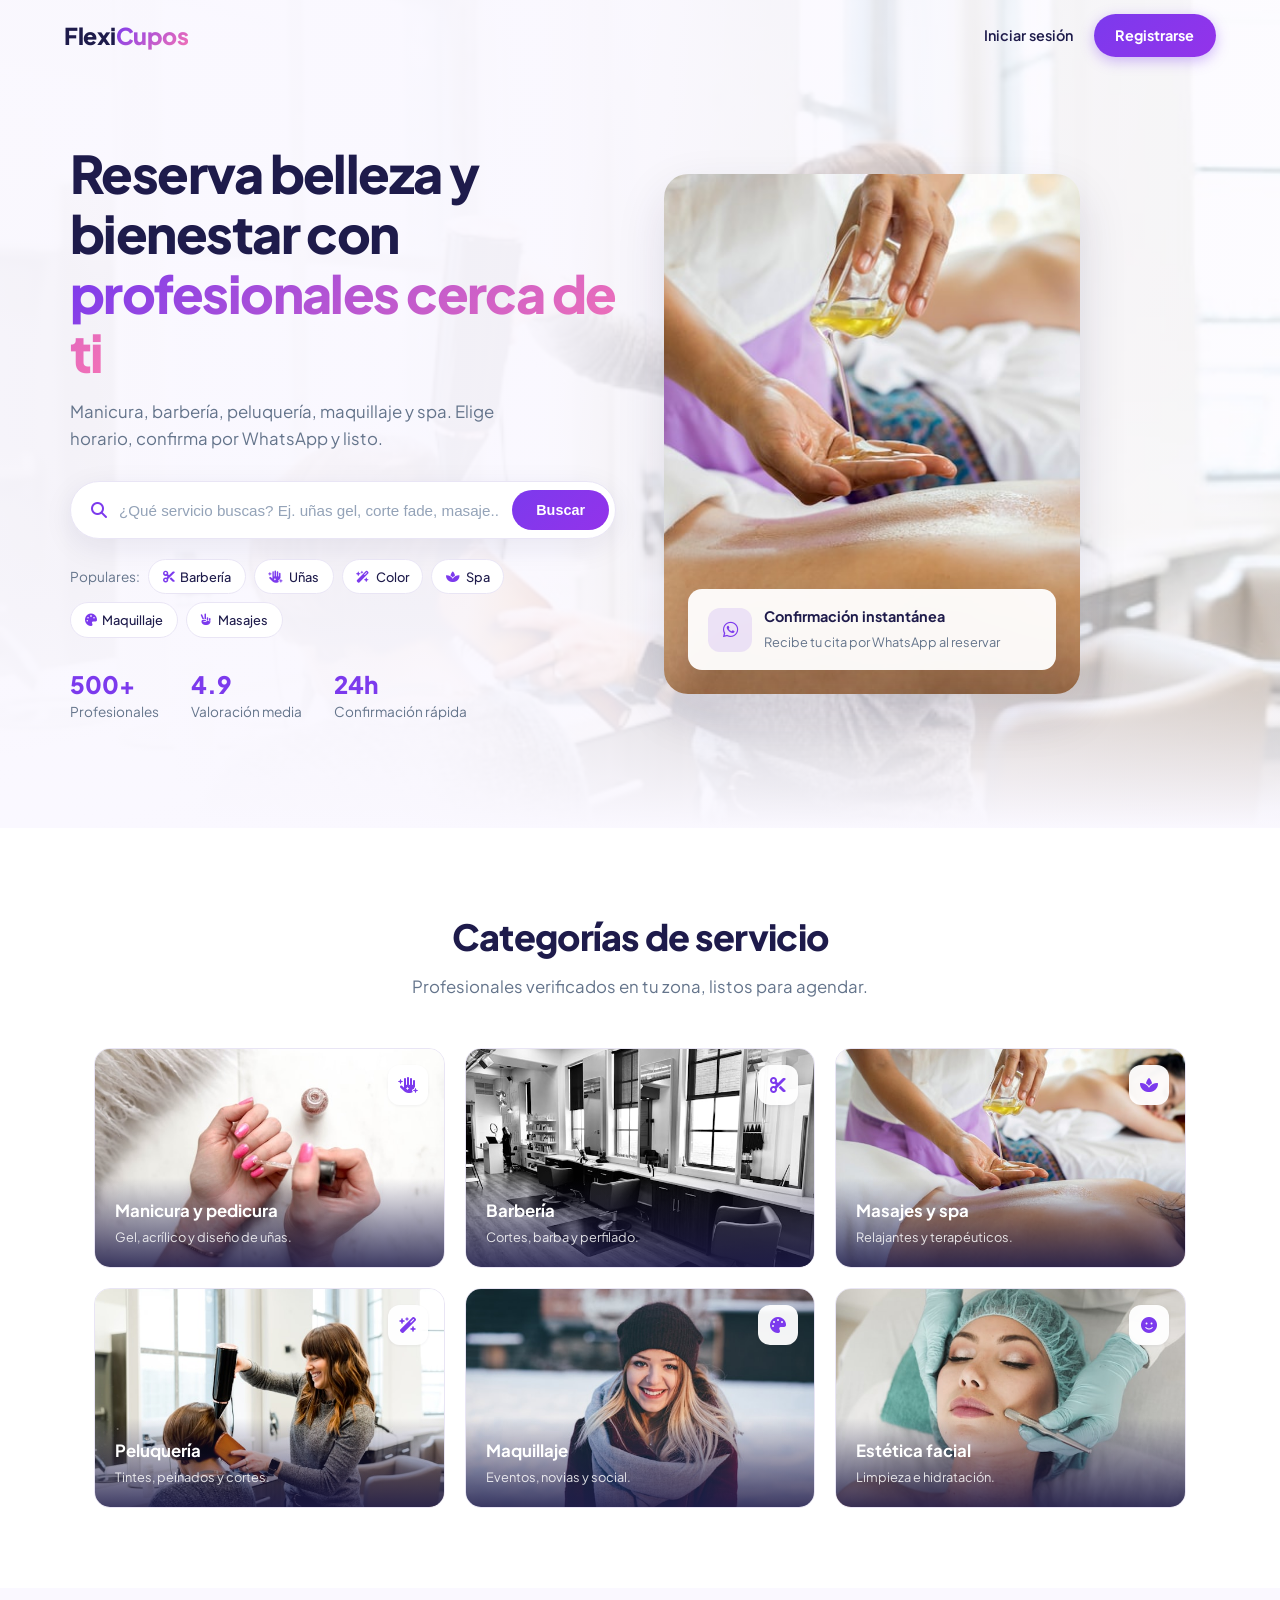
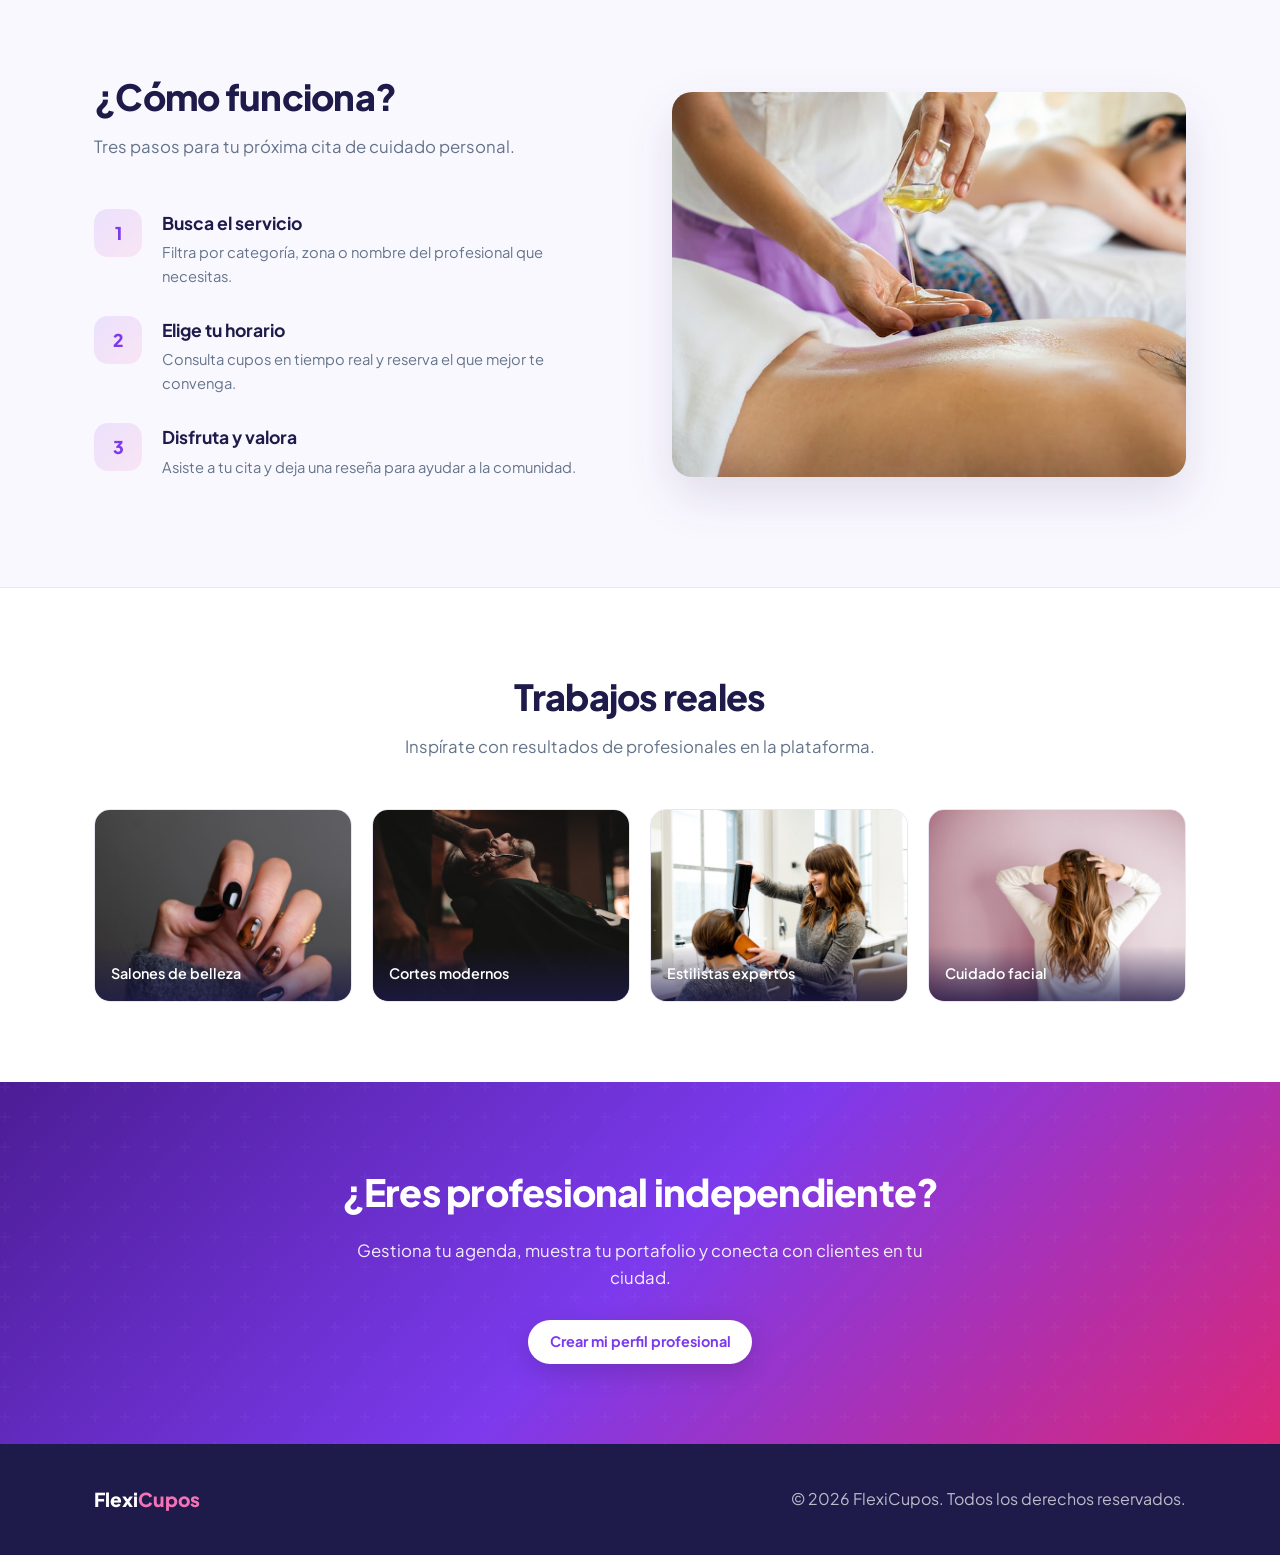
<file: index.html>
<!DOCTYPE html>
<html lang="es">
<head>
    <meta charset="UTF-8">
    <meta name="viewport" content="width=device-width, initial-scale=1.0">
    <title>FlexiCupos - Servicios Profesionales On-Demand</title>
    <meta name="description" content="Plataforma premium para reservar servicios de manicuristas, estilistas, masajistas y profesionales independientes.">
    <link href="https://fonts.googleapis.com/css2?family=Plus+Jakarta+Sans:wght@400;500;600;700;800&display=swap" rel="stylesheet">
    <link rel="stylesheet" href="css/style.css">
    <link rel="stylesheet" href="https://cdnjs.cloudflare.com/ajax/libs/font-awesome/6.4.0/css/all.min.css">
</head>
<body class="landing-body">

    <nav class="navbar transparent-nav" id="main-nav">
        <a href="index.html" class="logo">Flexi<span>Cupos</span></a>
        <div class="nav-links" id="nav-menu">
            <!-- Guest state -->
            <div id="nav-guest">
                <a href="login.html" class="nav-link-item">Iniciar sesión</a>
                <a href="register.html" class="btn-primary">Registrarse</a>
            </div>
            <!-- Logged-in state (hidden by default) -->
            <div id="nav-user" style="display: none;">
                <div class="user-dropdown">
                    <button class="user-dropdown-btn" id="user-dropdown-btn">
                        <span class="user-avatar"><i class="fa-solid fa-user"></i></span>
                        <span id="nav-user-name">Usuario</span>
                        <i class="fa-solid fa-chevron-down dropdown-arrow"></i>
                    </button>
                    <div class="user-dropdown-menu" id="user-dropdown-menu">
                        <a href="#" id="dropdown-dashboard" class="dropdown-item">
                            <i class="fa-solid fa-gauge-high"></i> Mi panel
                        </a>
                        <div class="dropdown-divider"></div>
                        <a href="#" id="dropdown-cerrar-sesion" class="dropdown-item dropdown-danger">
                            <i class="fa-solid fa-right-from-bracket"></i> Cerrar sesión
                        </a>
                    </div>
                </div>
            </div>
        </div>
    </nav>

    <header class="hero-search-section" id="hero-section">
        <div class="hero-bg" aria-hidden="true">
            <img src="img/gallery3.jpg" alt="">
        </div>
        <div class="hero-inner">
            <div class="hero-copy">
                <div id="hero-text-content">
                    <h1 class="animate-fade-up">
                        Reserva belleza y bienestar con <em>profesionales cerca de ti</em>
                    </h1>
                    <p class="animate-fade-up delay-1">
                        Manicura, barbería, peluquería, maquillaje y spa. Elige horario, confirma por WhatsApp y listo.
                    </p>
                </div>

                <div class="search-box animate-fade-up delay-2">
                    <i class="fa-solid fa-magnifying-glass location-icon"></i>
                    <input type="text" id="search-input" placeholder="¿Qué servicio buscas? Ej. uñas gel, corte fade, masaje..." class="search-input">
                    <button type="button" id="search-btn" class="search-btn">Buscar</button>
                </div>

                <div class="trending-searches animate-fade-up delay-3">
                    <span>Populares:</span>
                    <span class="badge" data-categoria="barberia"><i class="fa-solid fa-scissors"></i> Barbería</span>
                    <span class="badge" data-categoria="unias"><i class="fa-solid fa-hand-sparkles"></i> Uñas</span>
                    <span class="badge" data-categoria="color"><i class="fa-solid fa-wand-magic-sparkles"></i> Color</span>
                    <span class="badge" data-categoria="spa"><i class="fa-solid fa-spa"></i> Spa</span>
                    <span class="badge" data-categoria="maquillaje"><i class="fa-solid fa-palette"></i> Maquillaje</span>
                    <span class="badge" data-categoria="masajes"><i class="fa-solid fa-hand-peace"></i> Masajes</span>
                </div>

                <div class="hero-stats animate-fade-up delay-3" id="hero-stats-row">
                    <div class="hero-stat">
                        <strong>500+</strong>
                        <span>Profesionales</span>
                    </div>
                    <div class="hero-stat">
                        <strong>4.9</strong>
                        <span>Valoración media</span>
                    </div>
                    <div class="hero-stat">
                        <strong>24h</strong>
                        <span>Confirmación rápida</span>
                    </div>
                </div>
            </div>

            <div class="hero-visual animate-fade-up delay-2" id="hero-visual-col">
                <div class="hero-card-stack">
                    <img src="img/how_it_works.jpg" alt="Servicios de belleza en FlexiCupos">
                    <div class="hero-floating-badge">
                        <div class="icon"><i class="fa-brands fa-whatsapp"></i></div>
                        <div>
                            <strong>Confirmación instantánea</strong>
                            <span>Recibe tu cita por WhatsApp al reservar</span>
                        </div>
                    </div>
                </div>
            </div>
        </div>
    </header>

    <!-- Resultados de búsqueda (oculto hasta que se busque) -->
    <section class="search-results-section section-block" id="search-results" style="display: none;">
        <div class="container">
            <div class="section-header">
                <h2 class="section-title" id="results-title">Resultados</h2>
                <p class="section-subtitle" id="results-count">0 profesionales encontrados</p>
            </div>
            <div id="results-grid" class="professional-grid">
                <!-- Results injected by JS -->
            </div>
            <div id="results-pagination" class="pagination"></div>
        </div>
    </section>

    <div id="marketing-sections">

    <section class="categories-section section-block" id="categories-section">
        <div class="container">
            <div class="section-header">
                <h2 class="section-title">Categorías de servicio</h2>
                <p class="section-subtitle">Profesionales verificados en tu zona, listos para agendar.</p>
            </div>

            <div class="categories-grid">
                <div class="category-card">
                    <span class="cat-icon"><i class="fa-solid fa-hand-sparkles"></i></span>
                    <img src="img/cat_manicura.jpg" alt="Manicura y Pedicura">
                    <div class="category-info">
                        <h3>Manicura y pedicura</h3>
                        <p>Gel, acrílico y diseño de uñas.</p>
                    </div>
                </div>
                <div class="category-card">
                    <span class="cat-icon"><i class="fa-solid fa-scissors"></i></span>
                    <img src="img/cat_barberia.jpg" alt="Barbería">
                    <div class="category-info">
                        <h3>Barbería</h3>
                        <p>Cortes, barba y perfilado.</p>
                    </div>
                </div>
                <div class="category-card">
                    <span class="cat-icon"><i class="fa-solid fa-spa"></i></span>
                    <img src="img/cat_masajes.jpg" alt="Masajes">
                    <div class="category-info">
                        <h3>Masajes y spa</h3>
                        <p>Relajantes y terapéuticos.</p>
                    </div>
                </div>
                <div class="category-card">
                    <span class="cat-icon"><i class="fa-solid fa-wand-magic-sparkles"></i></span>
                    <img src="img/cat_peluqueria.jpg" alt="Peluquería">
                    <div class="category-info">
                        <h3>Peluquería</h3>
                        <p>Tintes, peinados y cortes.</p>
                    </div>
                </div>
                <div class="category-card">
                    <span class="cat-icon"><i class="fa-solid fa-palette"></i></span>
                    <img src="img/cat_maquillaje.jpg" alt="Maquillaje">
                    <div class="category-info">
                        <h3>Maquillaje</h3>
                        <p>Eventos, novias y social.</p>
                    </div>
                </div>
                <div class="category-card">
                    <span class="cat-icon"><i class="fa-solid fa-face-smile"></i></span>
                    <img src="img/cat_facial.jpg" alt="Estética facial">
                    <div class="category-info">
                        <h3>Estética facial</h3>
                        <p>Limpieza e hidratación.</p>
                    </div>
                </div>
            </div>
        </div>
    </section>

    <section class="how-it-works section-block">
        <div class="container how-it-works-split">
            <div class="steps-text">
                <div class="section-header text-left">
                    <h2 class="section-title">¿Cómo funciona?</h2>
                    <p class="section-subtitle">Tres pasos para tu próxima cita de cuidado personal.</p>
                </div>

                <div class="step-item">
                    <div class="step-number">1</div>
                    <div class="step-info">
                        <h3>Busca el servicio</h3>
                        <p>Filtra por categoría, zona o nombre del profesional que necesitas.</p>
                    </div>
                </div>
                <div class="step-item">
                    <div class="step-number">2</div>
                    <div class="step-info">
                        <h3>Elige tu horario</h3>
                        <p>Consulta cupos en tiempo real y reserva el que mejor te convenga.</p>
                    </div>
                </div>
                <div class="step-item">
                    <div class="step-number">3</div>
                    <div class="step-info">
                        <h3>Disfruta y valora</h3>
                        <p>Asiste a tu cita y deja una reseña para ayudar a la comunidad.</p>
                    </div>
                </div>
            </div>
            <div class="steps-image-container">
                <img src="img/how_it_works.jpg" alt="Experiencia FlexiCupos" class="steps-img">
            </div>
        </div>
    </section>

    <section class="inspiration-gallery section-block">
        <div class="container">
            <div class="section-header">
                <h2 class="section-title">Trabajos reales</h2>
                <p class="section-subtitle">Inspírate con resultados de profesionales en la plataforma.</p>
            </div>

            <div class="gallery-grid">
                <div class="gallery-item">
                    <img src="img/gallery1.jpg" alt="Manicura">
                    <div class="gallery-overlay-text">Salones de belleza</div>
                </div>
                <div class="gallery-item">
                    <img src="img/gallery2.jpg" alt="Barbería">
                    <div class="gallery-overlay-text">Cortes modernos</div>
                </div>
                <div class="gallery-item">
                    <img src="img/gallery3.jpg" alt="Estilismo">
                    <div class="gallery-overlay-text">Estilistas expertos</div>
                </div>
                <div class="gallery-item">
                    <img src="img/gallery4.jpg" alt="Facial">
                    <div class="gallery-overlay-text">Cuidado facial</div>
                </div>
            </div>
        </div>
    </section>

    <section class="cta-provider">
        <div class="cta-content">
            <h2>¿Eres profesional independiente?</h2>
            <p>Gestiona tu agenda, muestra tu portafolio y conecta con clientes en tu ciudad.</p>
            <a href="register.html" class="btn-primary">Crear mi perfil profesional</a>
        </div>
    </section>

    <footer class="main-footer">
        <div class="container footer-inner">
            <div class="footer-brand">Flexi<span>Cupos</span></div>
            <p>&copy; 2026 FlexiCupos. Todos los derechos reservados.</p>
        </div>
    </footer>

    </div><!-- /#marketing-sections -->

    <!-- Modal de detalle del profesional -->
    <div class="modal-overlay" id="profesional-modal">
        <div class="modal-content modal-lg">
            <button class="modal-close" id="modal-close"><i class="fa-solid fa-xmark"></i></button>
            <div id="modal-body">
                <!-- Injected by JS -->
            </div>
        </div>
    </div>

    <script src="js/app.js"></script>
</body>
</html>
</file>
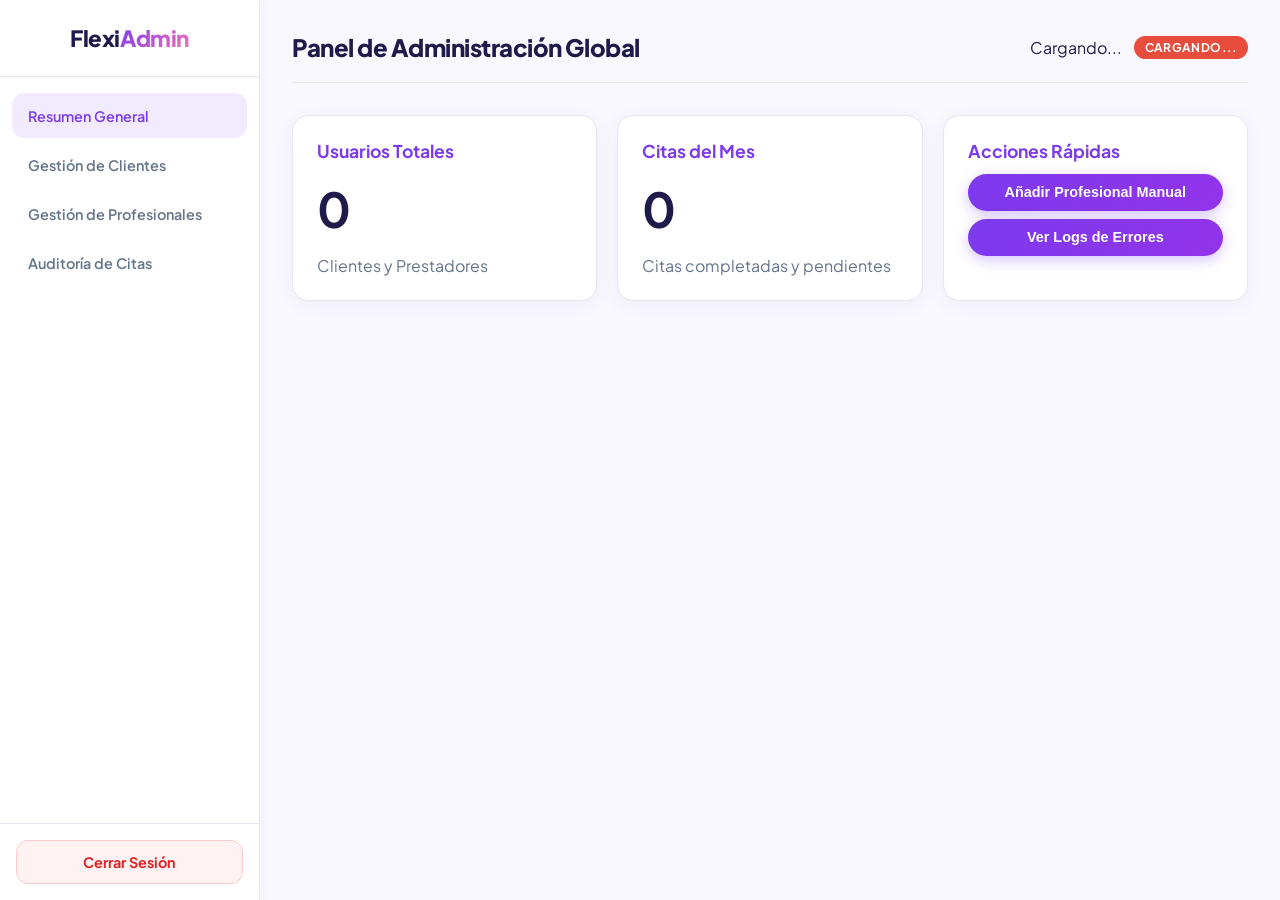
<file: dashboard_admin.html>
<!DOCTYPE html>
<html lang="es">
<head>
    <meta charset="UTF-8">
    <meta name="viewport" content="width=device-width, initial-scale=1.0">
    <title>Panel de Administración - FlexiCupos</title>
    <link href="https://fonts.googleapis.com/css2?family=Plus+Jakarta+Sans:wght@400;500;600;700;800&display=swap" rel="stylesheet">
    <link rel="stylesheet" href="css/dashboard.css">
</head>
<body>

    <!-- Sidebar -->
    <aside class="sidebar" id="sidebar">
        <div class="sidebar-header">
            Flexi<span>Admin</span>
        </div>
        <ul class="sidebar-menu">
            <li><a href="#" class="active">Resumen General</a></li>
            <li><a href="#">Gestión de Clientes</a></li>
            <li><a href="#">Gestión de Profesionales</a></li>
            <li><a href="#">Auditoría de Citas</a></li>
        </ul>
        <div class="sidebar-footer">
            <a href="#" id="logout-btn" class="logout-btn">Cerrar Sesión</a>
        </div>
    </aside>

    <!-- Contenido Principal -->
    <main class="main-content">
        <header class="topbar">
            <h2>Panel de Administración Global</h2>
            <div class="user-info">
                <span id="user-name">Cargando...</span>
                <span class="role-badge" id="user-role" style="background:#e74c3c;">Cargando...</span>
            </div>
        </header>

        <section class="dashboard-grid">
            <div class="card">
                <h3>Usuarios Totales</h3>
                <h1 style="font-size: 3rem; margin: 1rem 0; color: var(--dash-text);">0</h1>
                <p style="color: var(--dash-text-muted);">Clientes y Prestadores</p>
            </div>
            
            <div class="card">
                <h3>Citas del Mes</h3>
                <h1 style="font-size: 3rem; margin: 1rem 0; color: var(--dash-text);">0</h1>
                <p style="color: var(--dash-text-muted);">Citas completadas y pendientes</p>
            </div>
            
            <div class="card">
                <h3>Acciones Rápidas</h3>
                <button class="btn-primary" style="width: 100%; margin-bottom: 0.5rem; background-color: #3498db;">Añadir Profesional Manual</button>
                <button class="btn-primary" style="width: 100%; background-color: #9b59b6;">Ver Logs de Errores</button>
            </div>
        </section>
    </main>

    <script src="js/dashboard.js"></script>
</body>
</html>
</file>
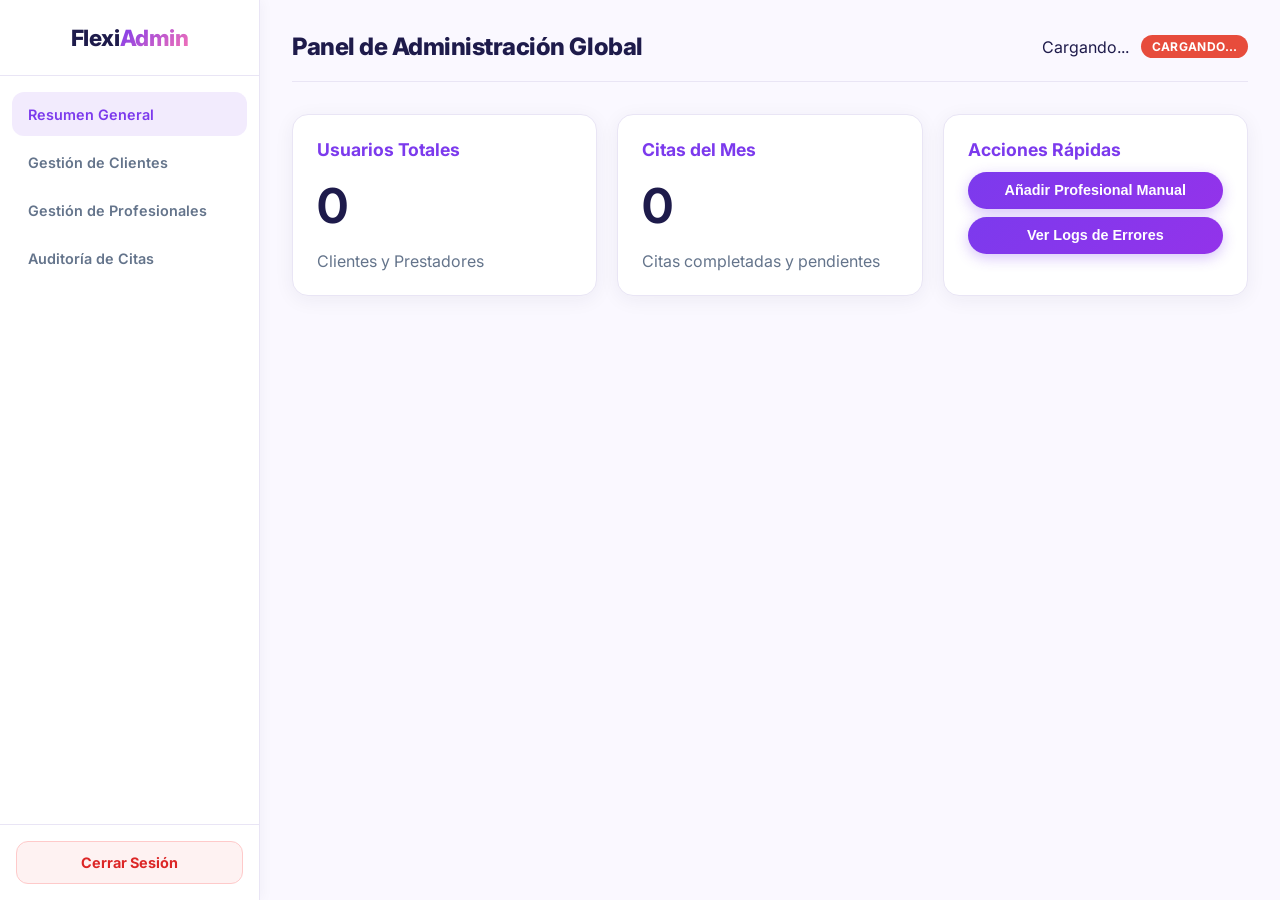
<file: dashboard_admin_jv.html>
<!DOCTYPE html>
<html lang="es">
<head>
    <meta charset="UTF-8">
    <meta name="viewport" content="width=device-width, initial-scale=1.0">
    <title>Panel de Administración - FlexiCupos</title>
    <link href="https://fonts.googleapis.com/css2?family=Inter:wght@300;400;500;600;800&display=swap" rel="stylesheet">
    <link rel="stylesheet" href="css/dashboard.css">
</head>
<body>

    <!-- Sidebar -->
    <aside class="sidebar" id="sidebar">
        <div class="sidebar-header">
            Flexi<span>Admin</span>
        </div>
        <ul class="sidebar-menu">
            <li><a href="#" class="active">Resumen General</a></li>
            <li><a href="#">Gestión de Clientes</a></li>
            <li><a href="#">Gestión de Profesionales</a></li>
            <li><a href="#">Auditoría de Citas</a></li>
        </ul>
        <div class="sidebar-footer">
            <a href="#" id="logout-btn" class="logout-btn">Cerrar Sesión</a>
        </div>
    </aside>

    <!-- Contenido Principal -->
    <main class="main-content">
        <header class="topbar">
            <h2>Panel de Administración Global</h2>
            <div class="user-info">
                <span id="user-name">Cargando...</span>
                <span class="role-badge" id="user-role" style="background:#e74c3c;">Cargando...</span>
            </div>
        </header>

        <section class="dashboard-grid">
            <div class="card">
                <h3>Usuarios Totales</h3>
                <h1 style="font-size: 3rem; margin: 1rem 0; color: var(--dash-text);">0</h1>
                <p style="color: var(--dash-text-muted);">Clientes y Prestadores</p>
            </div>
            
            <div class="card">
                <h3>Citas del Mes</h3>
                <h1 style="font-size: 3rem; margin: 1rem 0; color: var(--dash-text);">0</h1>
                <p style="color: var(--dash-text-muted);">Citas completadas y pendientes</p>
            </div>
            
            <div class="card">
                <h3>Acciones Rápidas</h3>
                <button class="btn-primary" style="width: 100%; margin-bottom: 0.5rem; background-color: #3498db;">Añadir Profesional Manual</button>
                <button class="btn-primary" style="width: 100%; background-color: #9b59b6;">Ver Logs de Errores</button>
            </div>
        </section>
    </main>

    <script src="js/dashboard.js"></script>
</body>
</html>
</file>
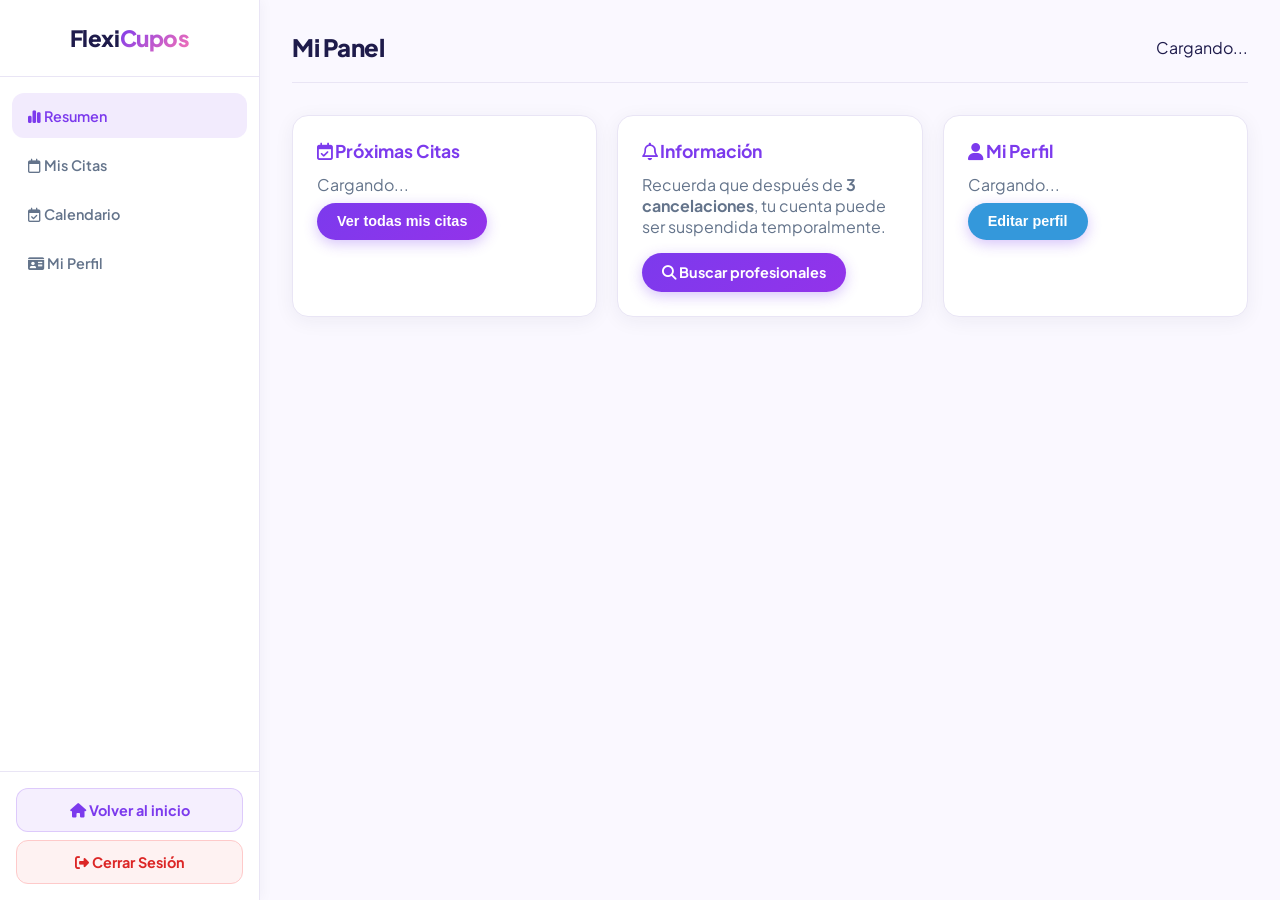
<file: dashboard_cliente.html>
<!DOCTYPE html>
<html lang="es">
<head>
    <meta charset="UTF-8">
    <meta name="viewport" content="width=device-width, initial-scale=1.0">
    <title>Mi Panel - FlexiCupos</title>
    <link href="https://fonts.googleapis.com/css2?family=Plus+Jakarta+Sans:wght@400;500;600;700;800&display=swap" rel="stylesheet">
    <link rel="stylesheet" href="css/dashboard.css">
    <link rel="stylesheet" href="https://cdnjs.cloudflare.com/ajax/libs/font-awesome/6.4.0/css/all.min.css">
</head>
<body>
    <!-- Sidebar -->
    <aside class="sidebar" id="sidebar">
        <div class="sidebar-header">
            Flexi<span>Cupos</span>
        </div>
        <ul class="sidebar-menu">
            <li><a href="#" class="active" data-section="resumen"><i class="fa-solid fa-chart-simple"></i> Resumen</a></li>
            <li><a href="#" data-section="citas"><i class="fa-regular fa-calendar"></i> Mis Citas</a></li>
            <li><a href="#" data-section="calendario"><i class="fa-regular fa-calendar-check"></i> Calendario</a></li>
            <li><a href="#" data-section="perfil"><i class="fa-solid fa-id-card"></i> Mi Perfil</a></li>
        </ul>
        <div class="sidebar-footer">
            <a href="index.html" class="sidebar-home-link"><i class="fa-solid fa-house"></i> Volver al inicio</a>
            <a href="#" id="logout-btn" class="logout-btn"><i class="fa-solid fa-right-from-bracket"></i> Cerrar Sesión</a>
        </div>
    </aside>

    <!-- Contenido Principal -->
    <main class="main-content">
        <header class="topbar">
            <h2>Mi Panel</h2>
            <div class="user-info">
                <span id="user-name">Cargando...</span>
            </div>
        </header>

        <!-- ============================================================ -->
        <!-- SECCIÓN: Resumen -->
        <!-- ============================================================ -->
        <section class="dashboard-section" id="section-resumen">
            <div class="dashboard-grid">
                <div class="card">
                    <h3><i class="fa-regular fa-calendar-check"></i> Próximas Citas</h3>
                    <div id="resumen-citas">
                        <p style="color: var(--dash-text-muted);">Cargando...</p>
                    </div>
                    <button class="btn-primary" onclick="showSection('citas')" style="margin-top: 0.5rem;">Ver todas mis citas</button>
                </div>
                <div class="card">
                    <h3><i class="fa-regular fa-bell"></i> Información</h3>
                    <p style="color: var(--dash-text-muted); margin-bottom: 1rem;">
                        Recuerda que después de <strong>3 cancelaciones</strong>, tu cuenta puede ser suspendida temporalmente.
                    </p>
                    <a href="index.html" class="btn-primary" style="display: inline-block;"><i class="fa-solid fa-magnifying-glass"></i> Buscar profesionales</a>
                </div>
                <div class="card">
                    <h3><i class="fa-solid fa-user"></i> Mi Perfil</h3>
                    <div id="resumen-perfil">
                        <p style="color: var(--dash-text-muted);">Cargando...</p>
                    </div>
                    <button class="btn-primary" onclick="showSection('perfil')" style="margin-top: 0.5rem; background: #3498db;">Editar perfil</button>
                </div>
            </div>
        </section>

        <!-- ============================================================ -->
        <!-- SECCIÓN: Mis Citas -->
        <!-- ============================================================ -->
        <section class="dashboard-section" id="section-citas" style="display: none;">
            <div class="card" style="max-width: 800px;">
                <h3><i class="fa-regular fa-calendar"></i> Mis Citas</h3>
                <div class="tabs" style="margin-bottom: 1rem;">
                    <div class="tab active" data-citas-tab="proximas">Próximas</div>
                    <div class="tab" data-citas-tab="historial">Historial</div>
                </div>
                <div id="citas-lista">
                    <p style="color: var(--dash-text-muted);">Cargando...</p>
                </div>
            </div>
        </section>

        <!-- ============================================================ -->
        <!-- SECCIÓN: Calendario -->
        <!-- ============================================================ -->
        <section class="dashboard-section" id="section-calendario" style="display: none;">
            <div class="card" style="max-width: 600px;">
                <h3><i class="fa-regular fa-calendar-check"></i> Calendario de Citas</h3>
                <div id="calendario-mini">
                    <p style="color: var(--dash-text-muted);">Selecciona un día para ver tus citas.</p>
                </div>
                <div id="citas-del-dia" style="margin-top: 1rem;"></div>
            </div>
        </section>

        <!-- ============================================================ -->
        <!-- SECCIÓN: Mi Perfil -->
        <!-- ============================================================ -->
        <section class="dashboard-section" id="section-perfil" style="display: none;">
            <div class="card" style="max-width: 600px;">
                <h3><i class="fa-solid fa-id-card"></i> Mi Perfil</h3>
                <form id="perfil-cliente-form">
                    <div class="form-group">
                        <label>Nombre completo</label>
                        <input type="text" name="nombre" id="cli-perfil-nombre" required>
                    </div>
                    <div class="form-group">
                        <label>Correo electrónico</label>
                        <input type="email" id="cli-perfil-correo" disabled style="background: #f0f0f0;">
                    </div>
                    <div class="form-group">
                        <label>Teléfono (WhatsApp)</label>
                        <input type="text" name="telefono" id="cli-perfil-telefono" required>
                    </div>
                    <div class="form-group">
                        <label>Ubicación / Ciudad</label>
                        <input type="text" name="ubicacion" id="cli-perfil-ubicacion">
                    </div>
                    <button type="submit" class="btn-primary">Guardar Cambios</button>
                </form>

                <hr style="margin: 2rem 0;">
                <h4 style="color: #e74c3c;">Zona de Peligro</h4>
                <p style="color: var(--dash-text-muted); font-size: 0.85rem; margin-bottom: 0.5rem;">
                    Al desactivar tu cuenta no podrás iniciar sesión. Tus datos no se eliminan.
                </p>
                <button class="btn-primary" id="btn-desactivar-cuenta" style="background: #e74c3c; box-shadow: 0 4px 14px rgba(231, 76, 60, 0.3);">
                    <i class="fa-solid fa-triangle-exclamation"></i> Desactivar mi cuenta
                </button>
            </div>
        </section>
    </main>

    <!-- Modal de Confirmación -->
    <div class="modal-overlay" id="modal-confirm">
        <div class="modal-content">
            <h3 id="modal-title">Confirmar</h3>
            <p id="modal-message"></p>
            <div class="modal-actions">
                <button class="btn-outline" id="modal-cancel">Cancelar</button>
                <button class="btn-primary" id="modal-confirm-btn">Confirmar</button>
            </div>
        </div>
    </div>

    <!-- Modal de Notificación -->
    <div class="modal-overlay notif-modal" id="notif-modal">
        <div class="modal-content" style="text-align: center; max-width: 380px;">
            <i id="notif-icon" class="fa-regular fa-circle-check notif-icon success" style="font-size: 3rem; margin-bottom: 0.75rem;"></i>
            <h3 id="notif-title" style="margin-bottom: 0.5rem;">Operación exitosa</h3>
            <p id="notif-message" style="color: var(--dash-text-muted); margin-bottom: 1.25rem;"></p>
            <button class="btn-primary">Entendido</button>
        </div>
    </div>

    <script src="js/dashboard.js"></script>
    <script src="js/cliente-dashboard.js"></script>
</body>
</html>
</file>
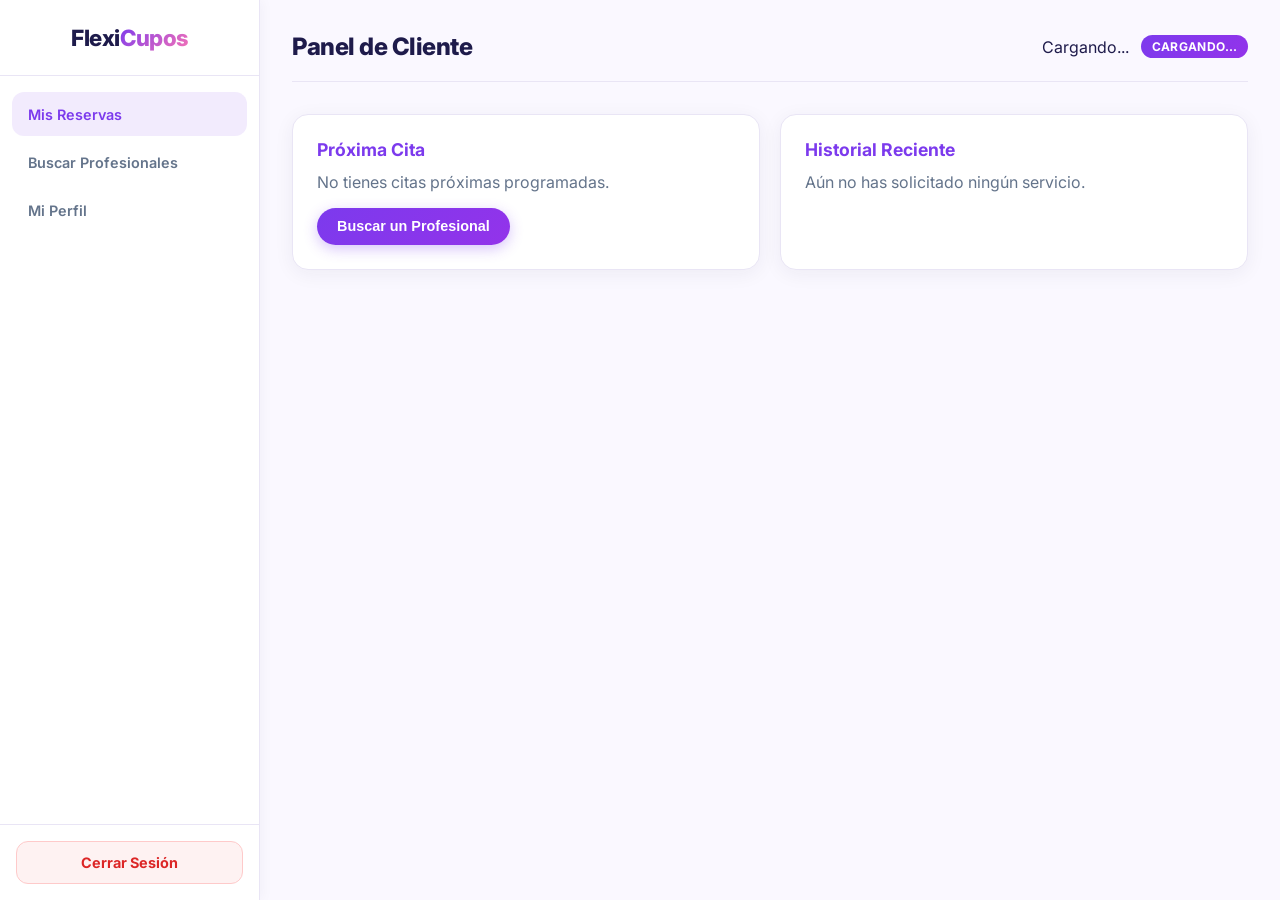
<file: dashboard_cliente_jv.html>
<!DOCTYPE html>
<html lang="es">
<head>
    <meta charset="UTF-8">
    <meta name="viewport" content="width=device-width, initial-scale=1.0">
    <title>Panel de Cliente - FlexiCupos</title>
    <link href="https://fonts.googleapis.com/css2?family=Inter:wght@300;400;500;600;800&display=swap" rel="stylesheet">
    <link rel="stylesheet" href="css/dashboard.css">
</head>
<body>

    <!-- Sidebar -->
    <aside class="sidebar" id="sidebar">
        <div class="sidebar-header">
            Flexi<span>Cupos</span>
        </div>
        <ul class="sidebar-menu">
            <li><a href="#" class="active">Mis Reservas</a></li>
            <li><a href="#">Buscar Profesionales</a></li>
            <li><a href="#">Mi Perfil</a></li>
        </ul>
        <div class="sidebar-footer">
            <a href="#" id="logout-btn" class="logout-btn">Cerrar Sesión</a>
        </div>
    </aside>

    <!-- Contenido Principal -->
    <main class="main-content">
        <header class="topbar">
            <h2>Panel de Cliente</h2>
            <div class="user-info">
                <span id="user-name">Cargando...</span>
                <span class="role-badge" id="user-role">Cargando...</span>
            </div>
        </header>

        <section class="dashboard-grid">
            <div class="card">
                <h3>Próxima Cita</h3>
                <p style="color: var(--dash-text-muted);">No tienes citas próximas programadas.</p>
                <button class="btn-primary" style="margin-top: 1rem;">Buscar un Profesional</button>
            </div>
            
            <div class="card">
                <h3>Historial Reciente</h3>
                <p style="color: var(--dash-text-muted);">Aún no has solicitado ningún servicio.</p>
            </div>
        </section>
    </main>

    <script src="js/dashboard.js"></script>
</body>
</html>
</file>
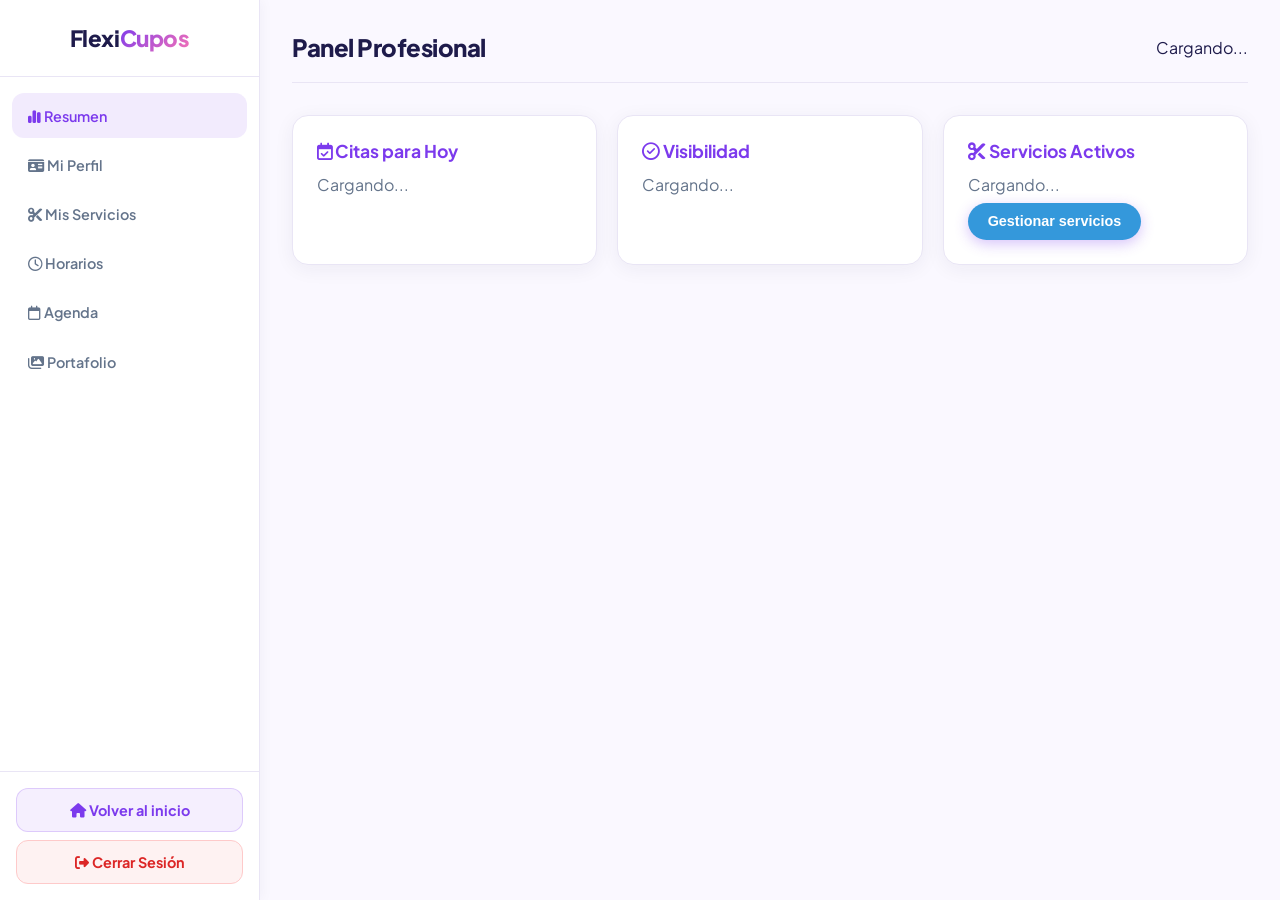
<file: dashboard_prestador.html>
<!DOCTYPE html>
<html lang="es">
<head>
    <meta charset="UTF-8">
    <meta name="viewport" content="width=device-width, initial-scale=1.0">
    <title>Panel Profesional - FlexiCupos</title>
    <link href="https://fonts.googleapis.com/css2?family=Plus+Jakarta+Sans:wght@400;500;600;700;800&display=swap" rel="stylesheet">
    <link rel="stylesheet" href="css/dashboard.css">
    <link rel="stylesheet" href="https://cdnjs.cloudflare.com/ajax/libs/font-awesome/6.4.0/css/all.min.css">
</head>
<body>
    <!-- Sidebar -->
    <aside class="sidebar" id="sidebar">
        <div class="sidebar-header">
            Flexi<span>Cupos</span>
        </div>
        <ul class="sidebar-menu">
            <li><a href="#" class="active" data-section="resumen"><i class="fa-solid fa-chart-simple"></i> Resumen</a></li>
            <li><a href="#" data-section="perfil"><i class="fa-solid fa-id-card"></i> Mi Perfil</a></li>
            <li><a href="#" data-section="servicios"><i class="fa-solid fa-scissors"></i> Mis Servicios</a></li>
            <li><a href="#" data-section="horarios"><i class="fa-regular fa-clock"></i> Horarios</a></li>
            <li><a href="#" data-section="agenda"><i class="fa-regular fa-calendar"></i> Agenda</a></li>
            <li><a href="#" data-section="portafolio"><i class="fa-solid fa-images"></i> Portafolio</a></li>
        </ul>
        <div class="sidebar-footer">
            <a href="index.html" class="sidebar-home-link"><i class="fa-solid fa-house"></i> Volver al inicio</a>
            <a href="#" id="logout-btn" class="logout-btn"><i class="fa-solid fa-right-from-bracket"></i> Cerrar Sesión</a>
        </div>
    </aside>

    <!-- Contenido Principal -->
    <main class="main-content">
        <header class="topbar">
            <h2>Panel Profesional</h2>
            <div class="user-info">
                <span id="user-name">Cargando...</span>
            </div>
        </header>

        <!-- ============================================================ -->
        <!-- SECCIÓN: Resumen -->
        <!-- ============================================================ -->
        <section class="dashboard-section" id="section-resumen">
            <div class="dashboard-grid">
                <div class="card">
                    <h3><i class="fa-regular fa-calendar-check"></i> Citas para Hoy</h3>
                    <div id="citas-hoy">
                        <p style="color: var(--dash-text-muted);">Cargando...</p>
                    </div>
                </div>
                <div class="card">
                    <h3><i class="fa-regular fa-circle-check"></i> Visibilidad</h3>
                    <div id="estado-visibilidad">
                        <p style="color: var(--dash-text-muted);">Cargando...</p>
                    </div>
                </div>
                <div class="card">
                    <h3><i class="fa-solid fa-scissors"></i> Servicios Activos</h3>
                    <div id="resumen-servicios">
                        <p style="color: var(--dash-text-muted);">Cargando...</p>
                    </div>
                    <button class="btn-primary" onclick="showSection('servicios')" style="margin-top: 0.5rem; background: #3498db;">Gestionar servicios</button>
                </div>
            </div>
        </section>

        <!-- ============================================================ -->
        <!-- SECCIÓN: Mi Perfil -->
        <!-- ============================================================ -->
        <section class="dashboard-section" id="section-perfil" style="display: none;">
            <div class="card" style="max-width: 800px;">
                <h3><i class="fa-solid fa-id-card"></i> Mi Perfil Profesional</h3>
                <form id="perfil-form">
                    <div class="form-row">
                        <div class="form-group">
                            <label>Nombre completo</label>
                            <input type="text" name="nombre" id="perfil-nombre" required>
                        </div>
                        <div class="form-group">
                            <label>Teléfono (WhatsApp)</label>
                            <input type="text" name="telefono" id="perfil-telefono" required>
                        </div>
                    </div>
                    <div class="form-group">
                        <label>Tipo de entidad</label>
                        <select name="tipo_entidad" id="perfil-tipo-entidad">
                            <option value="particular">Particular (Persona natural)</option>
                            <option value="empresa">Empresa / Negocio</option>
                        </select>
                    </div>

                    <!-- Campos Particulares -->
                    <div id="perfil-particular-fields">
                        <div class="form-row">
                            <div class="form-group">
                                <label>Nombre legal</label>
                                <input type="text" name="nombre_legal" id="perfil-nombre-legal" placeholder="Tu nombre">
                            </div>
                            <div class="form-group">
                                <label>Apellido legal</label>
                                <input type="text" name="apellido_legal" id="perfil-apellido-legal" placeholder="Tu apellido">
                            </div>
                        </div>
                    </div>

                    <!-- Campos Empresa -->
                    <div id="perfil-empresa-fields" style="display: none;">
                        <div class="form-row">
                            <div class="form-group">
                                <label>Nombre de la empresa</label>
                                <input type="text" name="nombre_empresa" id="perfil-nombre-empresa" placeholder="Nombre del negocio">
                            </div>
                            <div class="form-group">
                                <label>RUC / ID Fiscal</label>
                                <input type="text" name="ruc" id="perfil-ruc" placeholder="RUC o identificación">
                            </div>
                        </div>
                    </div>

                    <div class="form-row">
                        <div class="form-group">
                            <label>Especialidad</label>
                            <input type="text" name="especialidad" id="perfil-especialidad" required placeholder="Ej. Manicurista, Barbero">
                        </div>
                        <div class="form-group">
                            <label>Categoría</label>
                            <input type="text" name="categoria" id="perfil-categoria" placeholder="Ej. Uñas, Barbería, Masajes">
                        </div>
                    </div>
                    <div class="form-group">
                        <label>Dirección / Zona de trabajo</label>
                        <input type="text" name="direccion_fisica" id="perfil-direccion" required>
                    </div>
                    <div class="form-group">
                        <label>Descripción del perfil</label>
                        <textarea name="descripcion" id="perfil-descripcion" rows="4"></textarea>
                    </div>
                    <div class="form-row">
                        <div class="form-group">
                            <label>Sitio web (opcional)</label>
                            <input type="url" name="sitio_web" id="perfil-sitio-web" placeholder="https://">
                        </div>
                        <div class="form-group">
                            <label>Redes sociales (opcional)</label>
                            <input type="text" name="redes_sociales" id="perfil-redes" placeholder="@usuario">
                        </div>
                    </div>
                    <button type="submit" class="btn-primary">Guardar Perfil</button>
                </form>
            </div>
        </section>

        <!-- ============================================================ -->
        <!-- SECCIÓN: Mis Servicios -->
        <!-- ============================================================ -->
        <section class="dashboard-section" id="section-servicios" style="display: none;">
            <div class="card" style="max-width: 800px;">
                <h3><i class="fa-solid fa-scissors"></i> Mis Servicios y Precios</h3>
                <div id="servicios-lista">
                    <p style="color: var(--dash-text-muted);">Cargando...</p>
                </div>
                <hr>
                <h4 style="margin-top: 1rem;">Agregar nuevo servicio</h4>
                <form id="servicio-form">
                    <input type="hidden" name="accion" value="crear">
                    <input type="hidden" name="servicio_id" id="edit-servicio-id" value="0">
                    <div class="form-row">
                        <div class="form-group" style="flex: 2;">
                            <label>Nombre del servicio *</label>
                            <input type="text" name="nombre_servicio" id="serv-nombre" required>
                        </div>
                        <div class="form-group" style="flex: 1;">
                            <label>Precio base ($)</label>
                            <input type="number" step="0.01" name="precio" id="serv-precio" value="0">
                        </div>
                        <div class="form-group" style="flex: 1;">
                            <label>Duración (min)</label>
                            <input type="number" name="duracion_minutos" id="serv-duracion" value="60" min="15" step="15">
                        </div>
                    </div>
                    <div class="form-group">
                        <label>Descripción del servicio</label>
                        <textarea name="descripcion_servicio" id="serv-descripcion" rows="2"></textarea>
                    </div>

                    <!-- Planes -->
                    <h5 style="margin: 0.75rem 0 0.5rem;">Planes / Paquetes (máx 10)</h5>
                    <div id="planes-container">
                        <!-- Plan row template -->
                        <div class="plan-row">
                            <input type="text" name="planes[0][nombre_plan]" placeholder="Nombre del plan" class="plan-nombre">
                            <input type="text" name="planes[0][descripcion_plan]" placeholder="Descripción" class="plan-desc">
                            <input type="number" step="0.01" name="planes[0][precio]" placeholder="Precio $" class="plan-precio">
                            <input type="number" name="planes[0][duracion_minutos]" placeholder="Min" value="60" class="plan-duracion">
                            <button type="button" class="btn-remove-plan" title="Eliminar plan"><i class="fa-solid fa-xmark"></i></button>
                        </div>
                    </div>
                    <button type="button" class="btn-outline" id="add-plan-btn" style="margin: 0.5rem 0;"><i class="fa-solid fa-plus"></i> Agregar plan</button>
                    <br>
                    <button type="submit" class="btn-primary" id="btn-guardar-servicio">Guardar Servicio</button>
                    <button type="button" class="btn-outline" id="btn-cancelar-edicion" style="display: none; margin-left: 0.5rem;">Cancelar edición</button>
                </form>
            </div>
        </section>

        <!-- ============================================================ -->
        <!-- SECCIÓN: Horarios -->
        <!-- ============================================================ -->
        <section class="dashboard-section" id="section-horarios" style="display: none;">
            <div class="card" style="max-width: 800px;">
                <h3><i class="fa-regular fa-clock"></i> Horarios de Trabajo</h3>
                <p style="color: var(--dash-text-muted); margin-bottom: 1rem;">Define los días y horas en que atiendes. Los días no seleccionados aparecerán bloqueados para los clientes.</p>
                <form id="horarios-form">
                    <div class="horarios-grid" id="horarios-grid">
                        <!-- Generated by JS -->
                    </div>
                    <button type="submit" class="btn-primary" style="margin-top: 1rem;">Guardar Horarios</button>
                </form>
                <hr style="margin: 1.5rem 0;">
                <h4>Días bloqueados (excepciones)</h4>
                <p style="color: var(--dash-text-muted); font-size: 0.85rem;">Bloquea fechas específicas (feriados, vacaciones, etc.)</p>
                <div style="display: flex; gap: 0.5rem; margin-top: 0.5rem; flex-wrap: wrap;">
                    <input type="date" id="bloquear-fecha-input">
                    <input type="text" id="bloquear-motivo" placeholder="Motivo (opcional)" style="flex: 1;">
                    <button type="button" class="btn-primary" id="btn-bloquear-fecha" style="background: #e74c3c;">Bloquear Fecha</button>
                </div>
                <div id="fechas-bloqueadas" style="margin-top: 1rem;"></div>
            </div>
        </section>

        <!-- ============================================================ -->
        <!-- SECCIÓN: Agenda -->
        <!-- ============================================================ -->
        <section class="dashboard-section" id="section-agenda" style="display: none;">
            <div class="dashboard-grid">
                <div class="card">
                    <h3><i class="fa-regular fa-calendar"></i> Próximas Citas</h3>
                    <div id="agenda-proximas">
                        <p style="color: var(--dash-text-muted);">Cargando...</p>
                    </div>
                </div>
                <div class="card">
                    <h3><i class="fa-solid fa-clock-rotate-left"></i> Historial</h3>
                    <div id="agenda-historial">
                        <p style="color: var(--dash-text-muted);">Cargando...</p>
                    </div>
                </div>
            </div>
        </section>

        <!-- ============================================================ -->
        <!-- SECCIÓN: Portafolio -->
        <!-- ============================================================ -->
        <section class="dashboard-section" id="section-portafolio" style="display: none;">
            <div class="card" style="max-width: 800px;">
                <h3><i class="fa-solid fa-images"></i> Portafolio de Trabajo</h3>
                <p style="color: var(--dash-text-muted); margin-bottom: 1rem;">Sube hasta 10 fotos de tus trabajos para mostrar a los clientes.</p>
                <form id="portafolio-form">
                    <input type="file" name="imagen" accept="image/jpeg,image/png,image/webp" required>
                    <button type="submit" class="btn-primary" style="margin-top: 0.5rem;">Subir Imagen</button>
                </form>
                <div id="portafolio-grid" class="portafolio-grid" style="margin-top: 1.5rem;">
                    <!-- Generated by JS -->
                </div>
            </div>
        </section>
    </main>

    <!-- Modal de Confirmación -->
    <div class="modal-overlay" id="modal-confirm">
        <div class="modal-content">
            <h3 id="modal-title">Confirmar</h3>
            <p id="modal-message"></p>
            <div class="modal-actions">
                <button class="btn-outline" id="modal-cancel">Cancelar</button>
                <button class="btn-primary" id="modal-confirm-btn">Confirmar</button>
            </div>
        </div>
    </div>

    <!-- Modal de Notificación -->
    <div class="modal-overlay notif-modal" id="notif-modal">
        <div class="modal-content" style="text-align: center; max-width: 380px;">
            <i id="notif-icon" class="fa-regular fa-circle-check notif-icon success" style="font-size: 3rem; margin-bottom: 0.75rem;"></i>
            <h3 id="notif-title" style="margin-bottom: 0.5rem;">Operación exitosa</h3>
            <p id="notif-message" style="color: var(--dash-text-muted); margin-bottom: 1.25rem;"></p>
            <button class="btn-primary">Entendido</button>
        </div>
    </div>

    <script src="js/dashboard.js"></script>
    <script src="js/prestador-dashboard.js"></script>
</body>
</html>
</file>
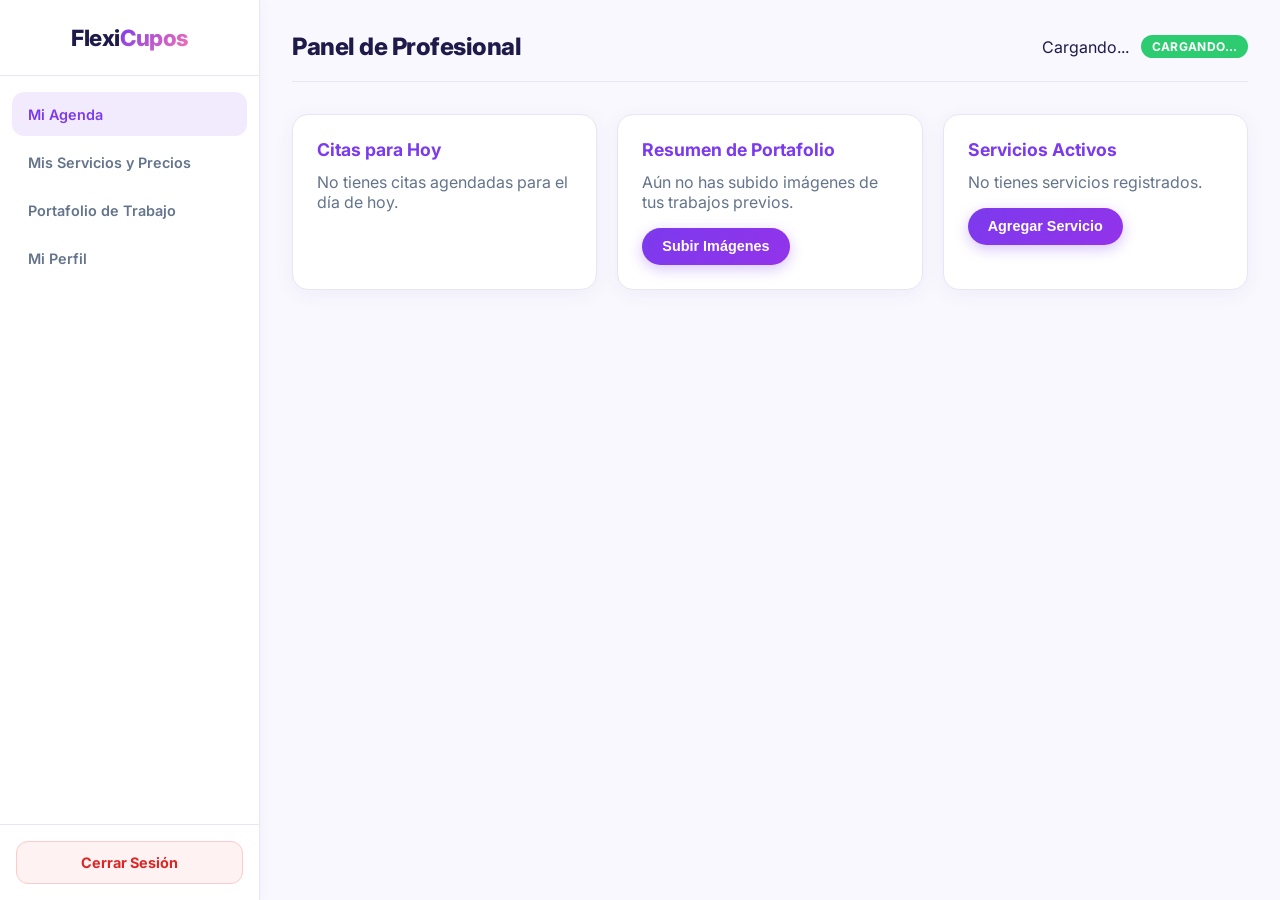
<file: dashboard_prestador_jv.html>
<!DOCTYPE html>
<html lang="es">
<head>
    <meta charset="UTF-8">
    <meta name="viewport" content="width=device-width, initial-scale=1.0">
    <title>Panel de Profesional - FlexiCupos</title>
    <link href="https://fonts.googleapis.com/css2?family=Inter:wght@300;400;500;600;800&display=swap" rel="stylesheet">
    <link rel="stylesheet" href="css/dashboard.css">
</head>
<body>

    <!-- Sidebar -->
    <aside class="sidebar" id="sidebar">
        <div class="sidebar-header">
            Flexi<span>Cupos</span>
        </div>
        <ul class="sidebar-menu">
            <li><a href="#" class="active">Mi Agenda</a></li>
            <li><a href="#">Mis Servicios y Precios</a></li>
            <li><a href="#">Portafolio de Trabajo</a></li>
            <li><a href="#">Mi Perfil</a></li>
        </ul>
        <div class="sidebar-footer">
            <a href="#" id="logout-btn" class="logout-btn">Cerrar Sesión</a>
        </div>
    </aside>

    <!-- Contenido Principal -->
    <main class="main-content">
        <header class="topbar">
            <h2>Panel de Profesional</h2>
            <div class="user-info">
                <span id="user-name">Cargando...</span>
                <span class="role-badge" id="user-role" style="background:#2ecc71;">Cargando...</span>
            </div>
        </header>

        <section class="dashboard-grid">
            <div class="card">
                <h3>Citas para Hoy</h3>
                <p style="color: var(--dash-text-muted);">No tienes citas agendadas para el día de hoy.</p>
            </div>
            
            <div class="card">
                <h3>Resumen de Portafolio</h3>
                <p style="color: var(--dash-text-muted);">Aún no has subido imágenes de tus trabajos previos.</p>
                <button class="btn-primary" style="margin-top: 1rem; background-color: #3498db;">Subir Imágenes</button>
            </div>
            
            <div class="card">
                <h3>Servicios Activos</h3>
                <p style="color: var(--dash-text-muted);">No tienes servicios registrados.</p>
                <button class="btn-primary" style="margin-top: 1rem;">Agregar Servicio</button>
            </div>
        </section>
    </main>

    <script src="js/dashboard.js"></script>
</body>
</html>
</file>
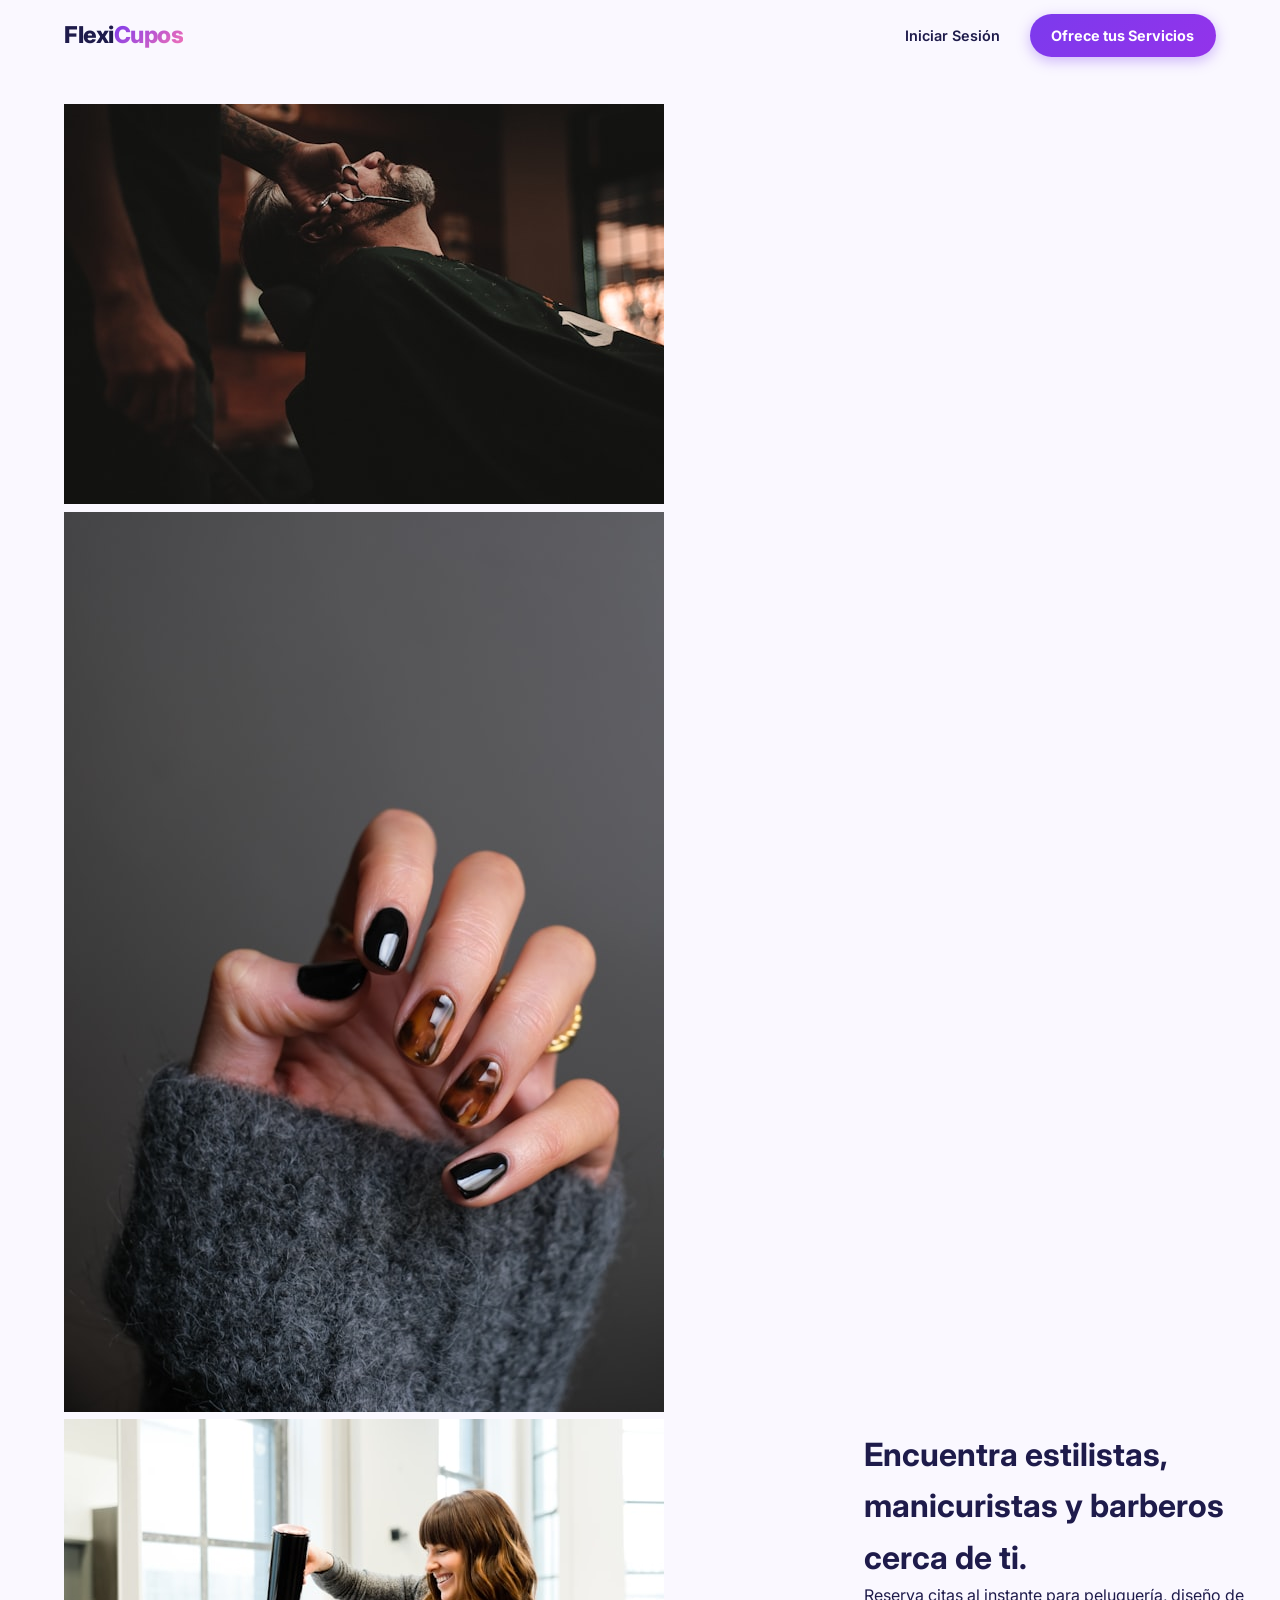
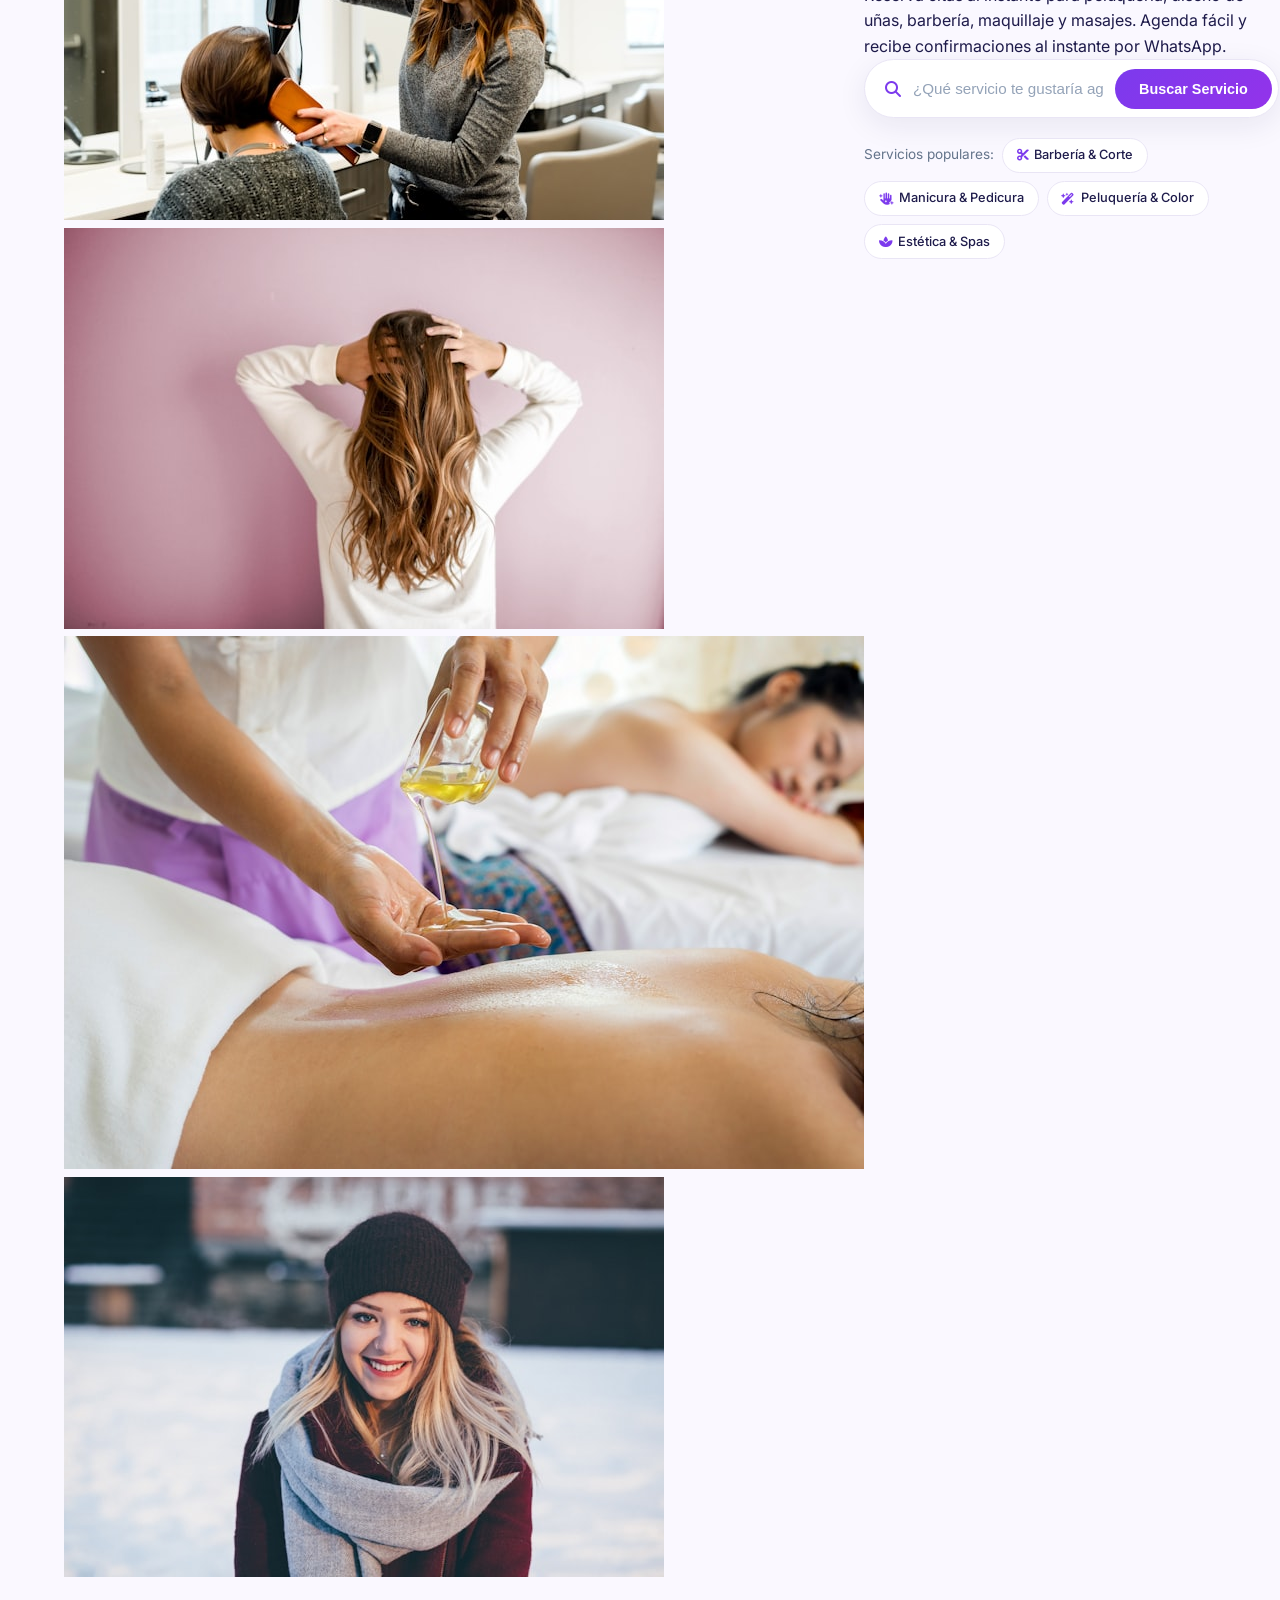
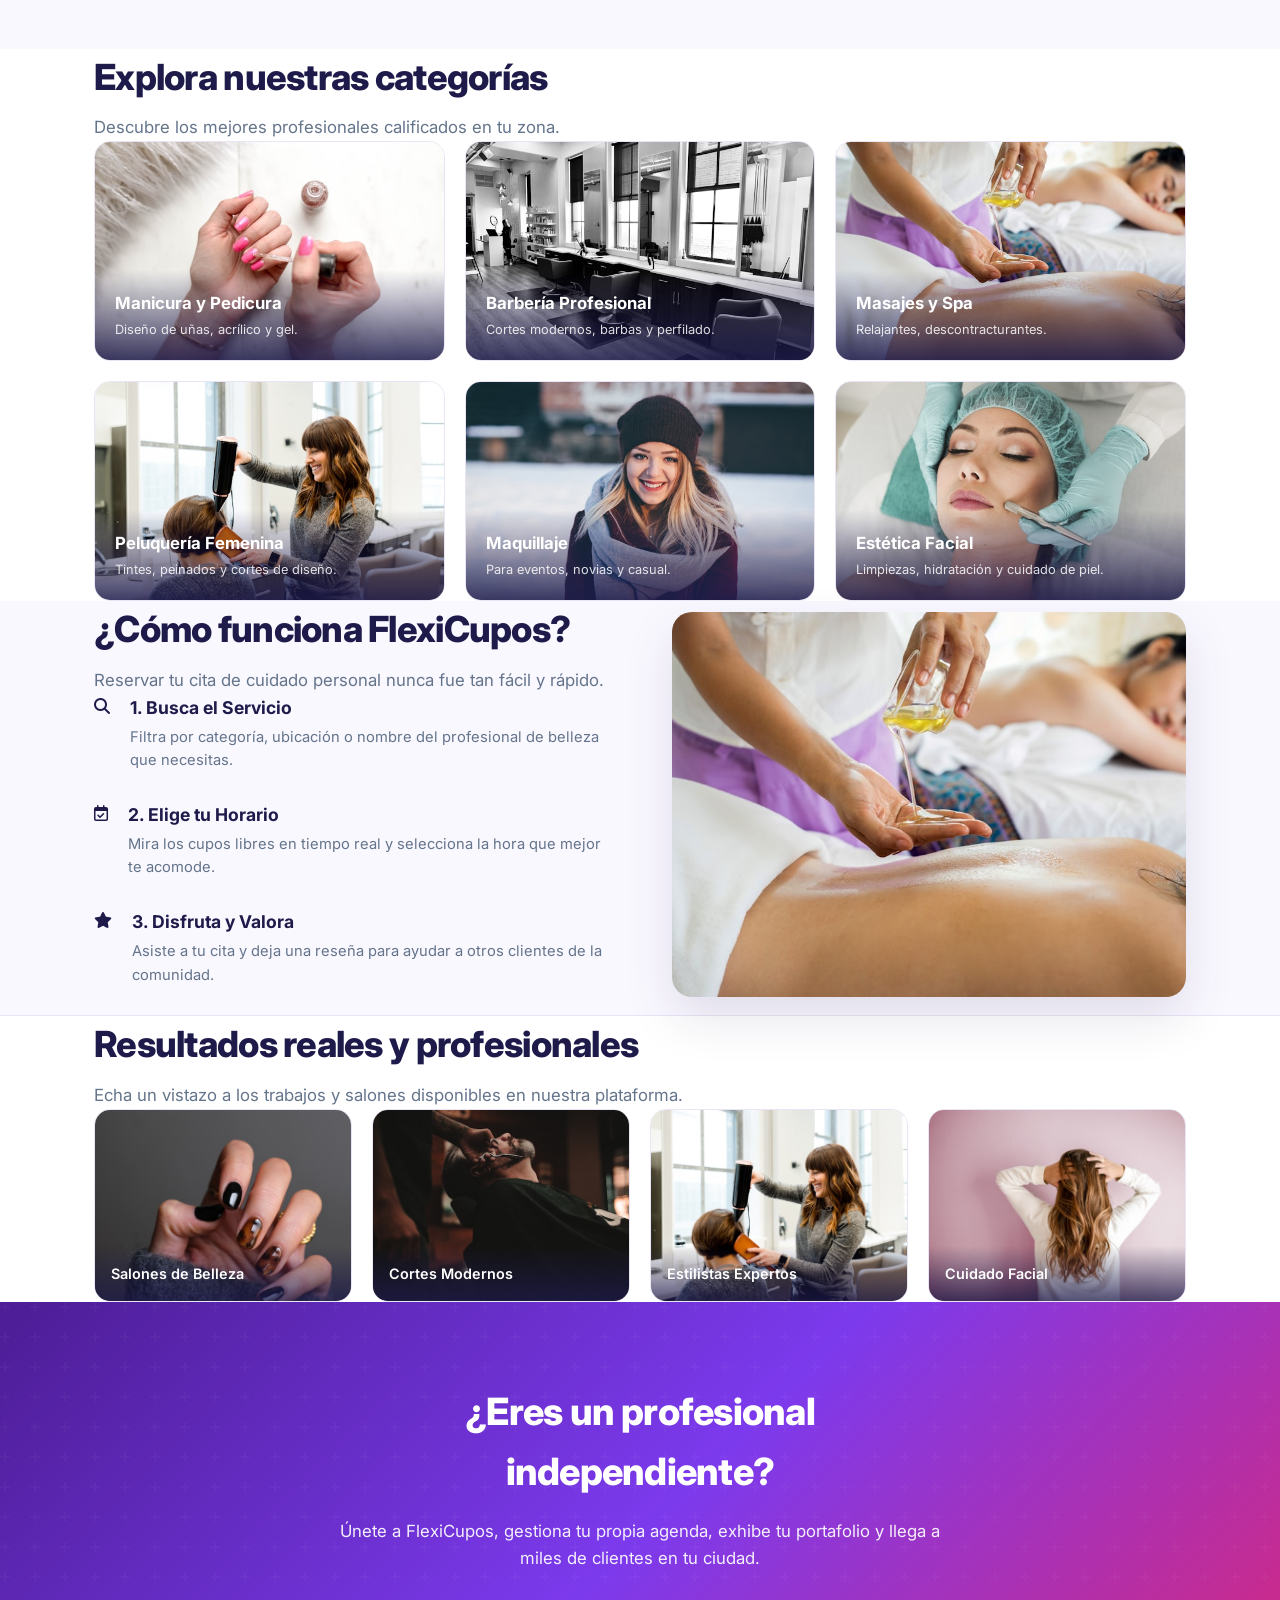
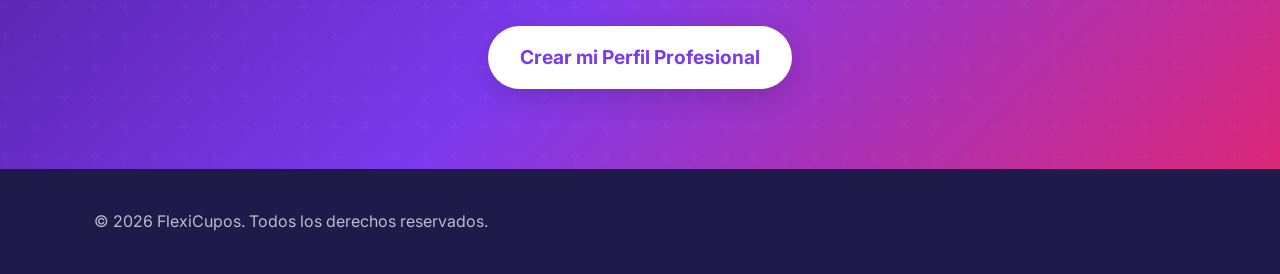
<file: index_jv.html>
<!DOCTYPE html>
<html lang="es">
<head>
    <meta charset="UTF-8">
    <meta name="viewport" content="width=device-width, initial-scale=1.0">
    <title>FlexiCupos - Servicios Profesionales On-Demand</title>
    <meta name="description" content="Plataforma premium para reservar servicios de manicuristas, estilistas, masajistas y profesionales independientes.">
    <link href="https://fonts.googleapis.com/css2?family=Inter:wght@300;400;500;600;800&display=swap" rel="stylesheet">
    <link rel="stylesheet" href="css/style.css">
    <!-- FontAwesome para iconos -->
    <link rel="stylesheet" href="https://cdnjs.cloudflare.com/ajax/libs/font-awesome/6.4.0/css/all.min.css">
</head>
<body class="landing-body">
    
    <!-- NAVBAR TRANSPARENTE -->
    <nav class="navbar transparent-nav">
        <a href="index.html" class="logo">Flexi<span>Cupos</span></a>
        <div class="nav-links" id="nav-menu">
            <a href="login.html" class="nav-link-item">Iniciar Sesión</a>
            <a href="register.html" class="btn-primary">Ofrece tus Servicios</a>
        </div>
    </nav>

    <!-- HERO CON BUSCADOR CENTRADO Y FONDO DE COLAGE DE SERVICIOS -->
    <header class="hero-search-section">
        <div class="hero-collage-background">
            <div class="bg-img"><img src="img/gallery2.jpg" alt="Barbería"></div>
            <div class="bg-img"><img src="img/gallery1.jpg" alt="Manicura"></div>
            <div class="bg-img"><img src="img/gallery3.jpg" alt="Peluquería"></div>
            <div class="bg-img"><img src="img/gallery4.jpg" alt="Estética Facial"></div>
            <div class="bg-img"><img src="img/how_it_works.jpg" alt="Masajes"></div>
            <div class="bg-img"><img src="img/cat_maquillaje.jpg" alt="Maquillaje"></div>
        </div>
        <div class="hero-overlay"></div>
        
        <div class="hero-content">
            <h1 class="animate-fade-up">Encuentra estilistas, manicuristas y barberos cerca de ti.</h1>
            <p class="animate-fade-up delay-1">Reserva citas al instante para peluquería, diseño de uñas, barbería, maquillaje y masajes. Agenda fácil y recibe confirmaciones al instante por WhatsApp.</p>
            
            <div class="search-box animate-fade-up delay-2">
                <i class="fa-solid fa-magnifying-glass location-icon"></i>
                <input type="text" placeholder="¿Qué servicio te gustaría agendar? (Ej. Uñas semipermanentes, corte fade, tinte...)" class="search-input">
                <button class="search-btn">Buscar Servicio</button>
            </div>
            
            <div class="trending-searches animate-fade-up delay-3">
                <span>Servicios populares:</span>
                <span class="badge"><i class="fa-solid fa-scissors"></i> Barbería & Corte</span>
                <span class="badge"><i class="fa-solid fa-hand-sparkles"></i> Manicura & Pedicura</span>
                <span class="badge"><i class="fa-solid fa-wand-magic-sparkles"></i> Peluquería & Color</span>
                <span class="badge"><i class="fa-solid fa-spa"></i> Estética & Spas</span>
            </div>
        </div>
    </header>

    <!-- CATEGORÍAS (GRILLA DE SERVICIOS) -->
    <section class="categories-section">
        <div class="container">
            <h2 class="section-title">Explora nuestras categorías</h2>
            <p class="section-subtitle">Descubre los mejores profesionales calificados en tu zona.</p>
            
            <div class="categories-grid">
                <!-- Tarjeta 1 -->
                <div class="category-card">
                    <img src="img/cat_manicura.jpg" alt="Manicura y Pedicura">
                    <div class="category-info">
                        <h3>Manicura y Pedicura</h3>
                        <p>Diseño de uñas, acrílico y gel.</p>
                    </div>
                </div>
                <!-- Tarjeta 2 -->
                <div class="category-card">
                    <img src="img/cat_barberia.jpg" alt="Barbería Profesional">
                    <div class="category-info">
                        <h3>Barbería Profesional</h3>
                        <p>Cortes modernos, barbas y perfilado.</p>
                    </div>
                </div>
                <!-- Tarjeta 3 -->
                <div class="category-card">
                    <img src="img/cat_masajes.jpg" alt="Masajes y Spa">
                    <div class="category-info">
                        <h3>Masajes y Spa</h3>
                        <p>Relajantes, descontracturantes.</p>
                    </div>
                </div>
                <!-- Tarjeta 4 -->
                <div class="category-card">
                    <img src="img/cat_peluqueria.jpg" alt="Estilistas y Peluquería">
                    <div class="category-info">
                        <h3>Peluquería Femenina</h3>
                        <p>Tintes, peinados y cortes de diseño.</p>
                    </div>
                </div>
                <!-- Tarjeta 5 -->
                <div class="category-card">
                    <img src="img/cat_maquillaje.jpg" alt="Maquillaje Profesional">
                    <div class="category-info">
                        <h3>Maquillaje</h3>
                        <p>Para eventos, novias y casual.</p>
                    </div>
                </div>
                <!-- Tarjeta 6 -->
                <div class="category-card">
                    <img src="img/cat_facial.jpg" alt="Limpieza Facial">
                    <div class="category-info">
                        <h3>Estética Facial</h3>
                        <p>Limpiezas, hidratación y cuidado de piel.</p>
                    </div>
                </div>
            </div>
        </div>
    </section>

    <!-- CÓMO FUNCIONA CON DISEÑO SPLIT (FOTO + PASOS) -->
    <section class="how-it-works">
        <div class="container how-it-works-split">
            <div class="steps-text">
                <h2 class="section-title text-left">¿Cómo funciona FlexiCupos?</h2>
                <p class="section-subtitle text-left">Reservar tu cita de cuidado personal nunca fue tan fácil y rápido.</p>
                
                <div class="step-item">
                    <div class="icon-circle-small"><i class="fa-solid fa-magnifying-glass"></i></div>
                    <div class="step-info">
                        <h3>1. Busca el Servicio</h3>
                        <p>Filtra por categoría, ubicación o nombre del profesional de belleza que necesitas.</p>
                    </div>
                </div>
                
                <div class="step-item">
                    <div class="icon-circle-small"><i class="fa-regular fa-calendar-check"></i></div>
                    <div class="step-info">
                        <h3>2. Elige tu Horario</h3>
                        <p>Mira los cupos libres en tiempo real y selecciona la hora que mejor te acomode.</p>
                    </div>
                </div>
                
                <div class="step-item">
                    <div class="icon-circle-small"><i class="fa-solid fa-star"></i></div>
                    <div class="step-info">
                        <h3>3. Disfruta y Valora</h3>
                        <p>Asiste a tu cita y deja una reseña para ayudar a otros clientes de la comunidad.</p>
                    </div>
                </div>
            </div>
            <div class="steps-image-container">
                <img src="img/how_it_works.jpg" alt="Tratamiento de spa y belleza en FlexiCupos" class="steps-img">
            </div>
        </div>
    </section>

    <!-- GALERÍA DE INSPIRACIÓN Y DISEÑO -->
    <section class="inspiration-gallery">
        <div class="container">
            <h2 class="section-title">Resultados reales y profesionales</h2>
            <p class="section-subtitle">Echa un vistazo a los trabajos y salones disponibles en nuestra plataforma.</p>
            
            <div class="gallery-grid">
                <div class="gallery-item">
                    <img src="img/gallery1.jpg" alt="Manicura premium">
                    <div class="gallery-overlay-text">Salones de Belleza</div>
                </div>
                <div class="gallery-item">
                    <img src="img/gallery2.jpg" alt="Barbería profesional">
                    <div class="gallery-overlay-text">Cortes Modernos</div>
                </div>
                <div class="gallery-item">
                    <img src="img/gallery3.jpg" alt="Estilismo de cabello">
                    <div class="gallery-overlay-text">Estilistas Expertos</div>
                </div>
                <div class="gallery-item">
                    <img src="img/gallery4.jpg" alt="Tratamientos faciales">
                    <div class="gallery-overlay-text">Cuidado Facial</div>
                </div>
            </div>
        </div>
    </section>

    <!-- BANNER PROFESIONALES -->
    <section class="cta-provider">
        <div class="cta-overlay"></div>
        <div class="cta-content">
            <h2>¿Eres un profesional independiente?</h2>
            <p>Únete a FlexiCupos, gestiona tu propia agenda, exhibe tu portafolio y llega a miles de clientes en tu ciudad.</p>
            <br>
            <a href="register.html" class="btn-primary" style="font-size: 1.2rem; padding: 1rem 2rem;">Crear mi Perfil Profesional</a>
        </div>
    </section>

    <footer class="main-footer">
        <div class="container">
            <p>&copy; 2026 FlexiCupos. Todos los derechos reservados.</p>
        </div>
    </footer>

    <script>
        // Efecto scroll en el navbar
        window.addEventListener('scroll', () => {
            const nav = document.querySelector('.navbar');
            if(window.scrollY > 50) {
                nav.classList.add('scrolled');
            } else {
                nav.classList.remove('scrolled');
            }
        });
    </script>
</body>
</html>
</file>
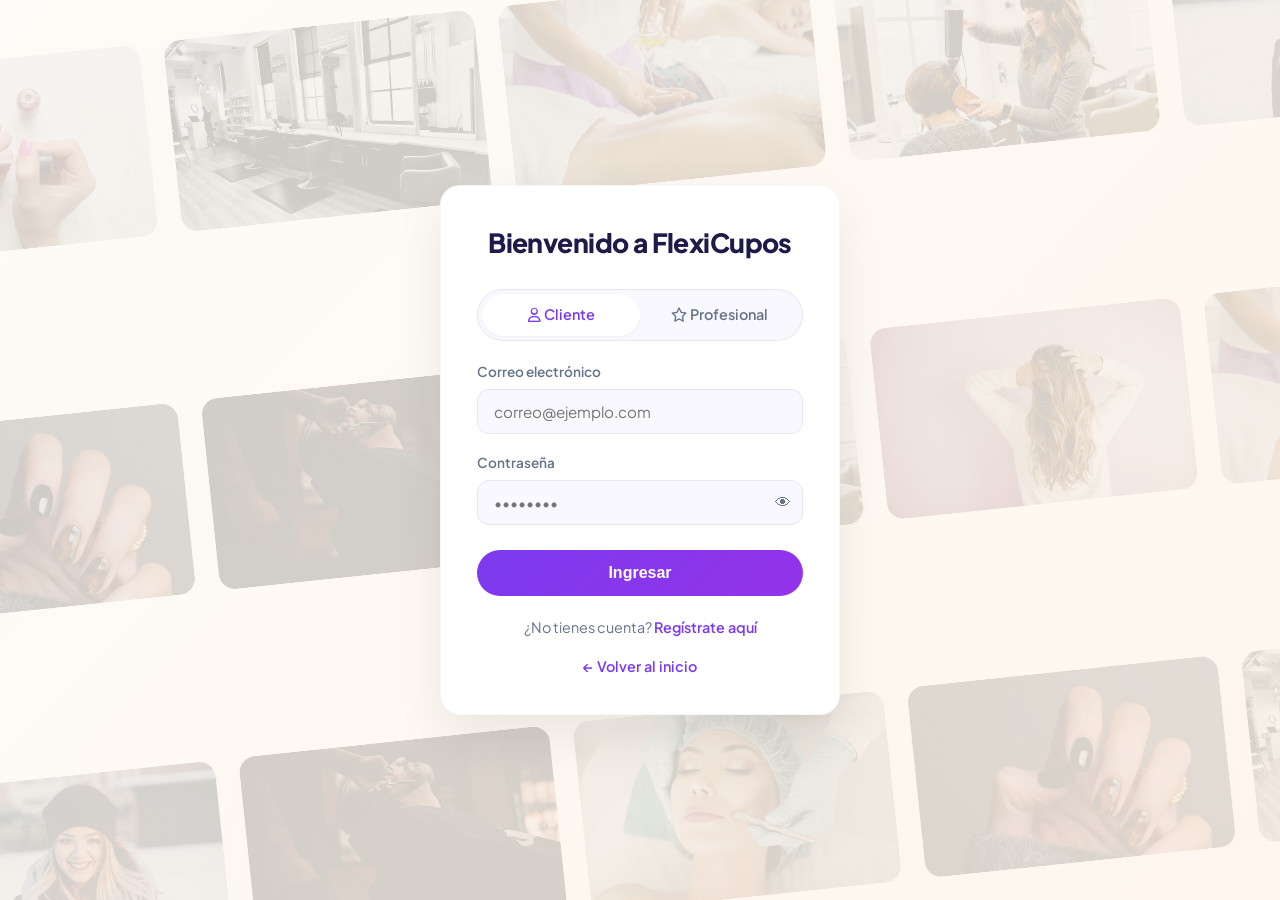
<file: login.html>
<!DOCTYPE html>
<html lang="es">
<head>
    <meta charset="UTF-8">
    <meta name="viewport" content="width=device-width, initial-scale=1.0">
    <title>Iniciar Sesión - FlexiCupos</title>
    <link href="https://fonts.googleapis.com/css2?family=Plus+Jakarta+Sans:wght@400;500;600;700;800&display=swap" rel="stylesheet">
    <link rel="stylesheet" href="css/style.css">
    <link rel="stylesheet" href="https://cdnjs.cloudflare.com/ajax/libs/font-awesome/6.4.0/css/all.min.css">
    <style>
        body, html {
            margin: 0;
            padding: 0;
            width: 100%;
            height: 100%;
            overflow: hidden;
            background: #fdfbf7;
        }
        
        .login-full-container {
            position: relative;
            width: 100vw;
            height: 100vh;
            display: flex;
            justify-content: center;
            align-items: center;
            overflow: hidden;
        }

        /* Tiras de imágenes deslizándose */
        .scrolling-bg {
            position: absolute;
            top: 0;
            left: 0;
            width: 100%;
            height: 100%;
            display: flex;
            flex-direction: column;
            justify-content: space-around;
            z-index: 1;
            transform: rotate(-6deg) scale(1.2);
            opacity: 0.55;
        }
        
        .scroll-row {
            width: 100%;
            overflow: hidden;
            display: flex;
            white-space: nowrap;
        }
        
        .scroll-track {
            display: flex;
            gap: 20px;
        }
        
        .scroll-track img {
            width: 260px;
            height: 160px;
            object-fit: cover;
            border-radius: 14px;
            box-shadow: 0 4px 15px rgba(0,0,0,0.08);
            flex-shrink: 0;
            filter: brightness(0.8) contrast(1.15);
        }

        .row-left .scroll-track {
            animation: scrollLeft 45s linear infinite;
        }
        
        .row-right .scroll-track {
            animation: scrollRight 45s linear infinite;
        }

        @keyframes scrollLeft {
            0% { transform: translateX(0); }
            100% { transform: translateX(-50%); }
        }
        
        @keyframes scrollRight {
            0% { transform: translateX(-50%); }
            100% { transform: translateX(0); }
        }

        .login-bg-overlay {
            position: absolute;
            top: 0;
            left: 0;
            width: 100%;
            height: 100%;
            background: linear-gradient(135deg, rgba(253, 251, 247, 0.65) 0%, rgba(255, 245, 235, 0.75) 100%);
            z-index: 2;
        }
        
        .login-center-form {
            position: relative;
            z-index: 3;
            width: 100%;
            max-width: 440px;
            padding: 20px;
            box-sizing: border-box;
        }
        
        .login-center-form .auth-box {
            box-shadow: 0 20px 50px rgba(0,0,0,0.08);
            background: #ffffff;
            border: 1px solid rgba(0,0,0,0.03);
        }
    </style>
</head>
<body>
    <div class="login-full-container">
        
        <!-- FONDO DE TIRAS DESLIZANTES INFINITAS -->
        <div class="scrolling-bg">
            <!-- Tira 1: Derecha a Izquierda -->
            <div class="scroll-row row-left">
                <div class="scroll-track">
                    <img src="img/cat_manicura.jpg" alt="Uñas">
                    <img src="img/cat_barberia.jpg" alt="Barbería">
                    <img src="img/cat_masajes.jpg" alt="Masajes">
                    <img src="img/cat_peluqueria.jpg" alt="Peluquería">
                    <img src="img/cat_maquillaje.jpg" alt="Maquillaje">
                    <img src="img/cat_facial.jpg" alt="Facial">
                    <img src="img/cat_manicura.jpg" alt="Uñas">
                    <img src="img/cat_barberia.jpg" alt="Barbería">
                    <img src="img/cat_masajes.jpg" alt="Masajes">
                    <img src="img/cat_peluqueria.jpg" alt="Peluquería">
                    <img src="img/cat_maquillaje.jpg" alt="Maquillaje">
                    <img src="img/cat_facial.jpg" alt="Facial">
                </div>
            </div>
            
            <!-- Tira 2: Izquierda a Derecha -->
            <div class="scroll-row row-right">
                <div class="scroll-track">
                    <img src="img/gallery1.jpg" alt="Uñas 2">
                    <img src="img/gallery2.jpg" alt="Barbería 2">
                    <img src="img/gallery3.jpg" alt="Peluquería 2">
                    <img src="img/gallery4.jpg" alt="Facial 2">
                    <img src="img/how_it_works.jpg" alt="Spa 2">
                    <img src="img/cat_maquillaje.jpg" alt="Maquillaje 2">
                    <img src="img/gallery1.jpg" alt="Uñas 2">
                    <img src="img/gallery2.jpg" alt="Barbería 2">
                    <img src="img/gallery3.jpg" alt="Peluquería 2">
                    <img src="img/gallery4.jpg" alt="Facial 2">
                    <img src="img/how_it_works.jpg" alt="Spa 2">
                    <img src="img/cat_maquillaje.jpg" alt="Maquillaje 2">
                </div>
            </div>
            
            <!-- Tira 3: Derecha a Izquierda -->
            <div class="scroll-row row-left">
                <div class="scroll-track">
                    <img src="img/cat_maquillaje.jpg" alt="Maquillaje 3">
                    <img src="img/gallery2.jpg" alt="Barbería 3">
                    <img src="img/cat_facial.jpg" alt="Facial 3">
                    <img src="img/gallery1.jpg" alt="Uñas 3">
                    <img src="img/cat_barberia.jpg" alt="Barbería 4">
                    <img src="img/gallery3.jpg" alt="Peluquería 3">
                    <img src="img/cat_maquillaje.jpg" alt="Maquillaje 3">
                    <img src="img/gallery2.jpg" alt="Barbería 3">
                    <img src="img/cat_facial.jpg" alt="Facial 3">
                    <img src="img/gallery1.jpg" alt="Uñas 3">
                    <img src="img/cat_barberia.jpg" alt="Barbería 4">
                    <img src="img/gallery3.jpg" alt="Peluquería 3">
                </div>
            </div>
        </div>
        
        <!-- CAPA DE COLOR CREMA -->
        <div class="login-bg-overlay"></div>
        
        <!-- FORMULARIO CENTRAL -->
        <div class="login-center-form">
            <div class="auth-box">
                <h2>Bienvenido a FlexiCupos</h2>
                <div id="error-message" class="error-msg"></div>

                <form id="login-form">
                    <div class="tabs" id="login-role-tabs">
                        <div class="tab active" data-role="cliente"><i class="fa-regular fa-user"></i> Cliente</div>
                        <div class="tab" data-role="prestador"><i class="fa-regular fa-star"></i> Profesional</div>
                    </div>
                    <input type="hidden" name="rol_login" id="rol_login" value="cliente">

                    <div class="form-group">
                        <label for="correo">Correo electrónico</label>
                        <input type="email" id="correo" name="correo" required placeholder="correo@ejemplo.com">
                    </div>
                    <div class="form-group">
                        <label for="password">Contraseña</label>
                        <div class="password-container">
                            <input type="password" id="password" name="password" required placeholder="••••••••">
                            <span class="toggle-password" id="togglePassword" title="Mostrar contraseña">👁</span>
                        </div>
                    </div>
                    <button type="submit" class="auth-btn">Ingresar</button>
                </form>

                <div class="auth-links">
                    <p>¿No tienes cuenta? <a href="register.html">Regístrate aquí</a></p>
                    <p style="margin-top: 1rem;"><a href="index.html">← Volver al inicio</a></p>
                </div>
            </div>
        </div>
    </div>

    <script src="js/auth.js"></script>
    <script>
        const togglePassword = document.getElementById('togglePassword');
        const password = document.getElementById('password');
        togglePassword.addEventListener('click', function () {
            const type = password.getAttribute('type') === 'password' ? 'text' : 'password';
            password.setAttribute('type', type);
        });

        // Role tabs for login
        const roleTabs = document.querySelectorAll('#login-role-tabs .tab');
        const rolInput = document.getElementById('rol_login');
        roleTabs.forEach(tab => {
            tab.addEventListener('click', function() {
                roleTabs.forEach(t => t.classList.remove('active'));
                this.classList.add('active');
                rolInput.value = this.dataset.role;
            });
        });
    </script>
</body>
</html>
</file>
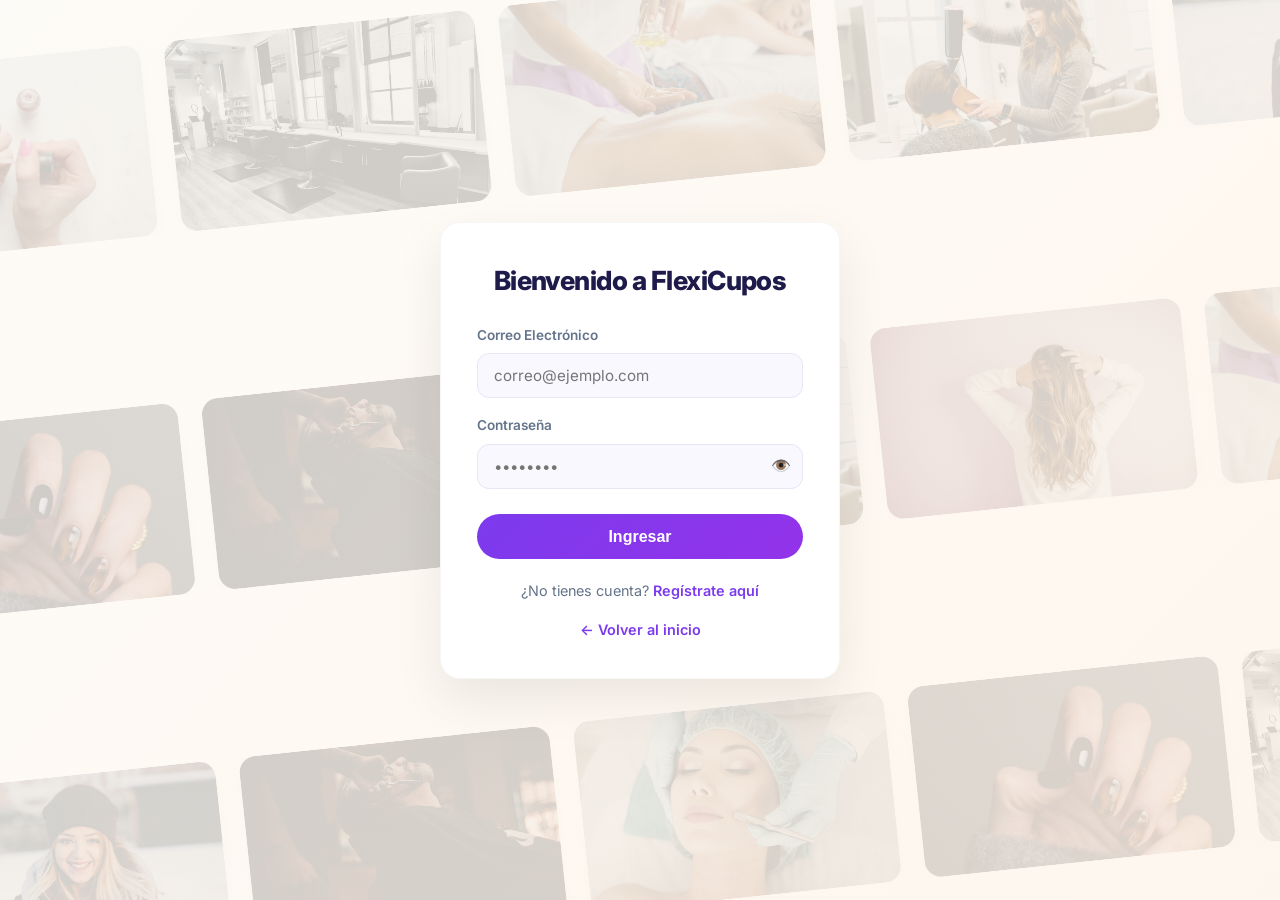
<file: login_jv.html>
<!DOCTYPE html>
<html lang="es">
<head>
    <meta charset="UTF-8">
    <meta name="viewport" content="width=device-width, initial-scale=1.0">
    <title>Iniciar Sesión - FlexiCupos</title>
    <link href="https://fonts.googleapis.com/css2?family=Inter:wght@300;400;500;600;800&display=swap" rel="stylesheet">
    <link rel="stylesheet" href="css/style.css">
    <style>
        body, html {
            margin: 0;
            padding: 0;
            width: 100%;
            height: 100%;
            overflow: hidden;
            background: #fdfbf7;
        }
        
        .login-full-container {
            position: relative;
            width: 100vw;
            height: 100vh;
            display: flex;
            justify-content: center;
            align-items: center;
            overflow: hidden;
        }

        /* Tiras de imágenes deslizándose */
        .scrolling-bg {
            position: absolute;
            top: 0;
            left: 0;
            width: 100%;
            height: 100%;
            display: flex;
            flex-direction: column;
            justify-content: space-around;
            z-index: 1;
            transform: rotate(-6deg) scale(1.2); /* Inclinación dinámica súper premium */
            opacity: 0.55; /* Opacidad aumentada para que las imágenes sean más notorias */
        }
        
        .scroll-row {
            width: 100%;
            overflow: hidden;
            display: flex;
            white-space: nowrap;
        }
        
        .scroll-track {
            display: flex;
            gap: 20px;
        }
        
        .scroll-track img {
            width: 260px;
            height: 160px;
            object-fit: cover;
            border-radius: 14px;
            box-shadow: 0 4px 15px rgba(0,0,0,0.08);
            flex-shrink: 0;
            filter: brightness(0.8) contrast(1.15); /* Oscurecer y contrastar las imágenes para que resalten sus detalles */
        }

        /* Animaciones para movimiento continuo */
        .row-left .scroll-track {
            animation: scrollLeft 45s linear infinite;
        }
        
        .row-right .scroll-track {
            animation: scrollRight 45s linear infinite;
        }

        @keyframes scrollLeft {
            0% { transform: translateX(0); }
            100% { transform: translateX(-50%); } /* Desplaza hasta la mitad (donde se duplican las imágenes) */
        }
        
        @keyframes scrollRight {
            0% { transform: translateX(-50%); }
            100% { transform: translateX(0); }
        }

        .login-bg-overlay {
            position: absolute;
            top: 0;
            left: 0;
            width: 100%;
            height: 100%;
            background: linear-gradient(135deg, rgba(253, 251, 247, 0.65) 0%, rgba(255, 245, 235, 0.75) 100%);
            z-index: 2;
        }
        
        .login-center-form {
            position: relative;
            z-index: 3;
            width: 100%;
            max-width: 440px;
            padding: 20px;
            box-sizing: border-box;
        }
        
        /* Ajustar sombra de la caja para que flote en el centro */
        .login-center-form .auth-box {
            box-shadow: 0 20px 50px rgba(0,0,0,0.08);
            background: #ffffff;
            border: 1px solid rgba(0,0,0,0.03);
        }
        
        .password-container { position: relative; }
        .password-container input { padding-right: 40px; }
        .toggle-password {
            position: absolute;
            right: 12px;
            top: 50%;
            transform: translateY(-50%);
            cursor: pointer;
            color: var(--text-muted);
            user-select: none;
        }
    </style>
</head>
<body>
    <div class="login-full-container">
        
        <!-- FONDO DE TIRAS DESLIZANTES INFINITAS -->
        <div class="scrolling-bg">
            <!-- Tira 1: Derecha a Izquierda -->
            <div class="scroll-row row-left">
                <div class="scroll-track">
                    <img src="img/cat_manicura.jpg" alt="Uñas">
                    <img src="img/cat_barberia.jpg" alt="Barbería">
                    <img src="img/cat_masajes.jpg" alt="Masajes">
                    <img src="img/cat_peluqueria.jpg" alt="Peluquería">
                    <img src="img/cat_maquillaje.jpg" alt="Maquillaje">
                    <img src="img/cat_facial.jpg" alt="Facial">
                    <!-- Duplicados para ciclo infinito continuo -->
                    <img src="img/cat_manicura.jpg" alt="Uñas">
                    <img src="img/cat_barberia.jpg" alt="Barbería">
                    <img src="img/cat_masajes.jpg" alt="Masajes">
                    <img src="img/cat_peluqueria.jpg" alt="Peluquería">
                    <img src="img/cat_maquillaje.jpg" alt="Maquillaje">
                    <img src="img/cat_facial.jpg" alt="Facial">
                </div>
            </div>
            
            <!-- Tira 2: Izquierda a Derecha -->
            <div class="scroll-row row-right">
                <div class="scroll-track">
                    <img src="img/gallery1.jpg" alt="Uñas 2">
                    <img src="img/gallery2.jpg" alt="Barbería 2">
                    <img src="img/gallery3.jpg" alt="Peluquería 2">
                    <img src="img/gallery4.jpg" alt="Facial 2">
                    <img src="img/how_it_works.jpg" alt="Spa 2">
                    <img src="img/cat_maquillaje.jpg" alt="Maquillaje 2">
                    <!-- Duplicados -->
                    <img src="img/gallery1.jpg" alt="Uñas 2">
                    <img src="img/gallery2.jpg" alt="Barbería 2">
                    <img src="img/gallery3.jpg" alt="Peluquería 2">
                    <img src="img/gallery4.jpg" alt="Facial 2">
                    <img src="img/how_it_works.jpg" alt="Spa 2">
                    <img src="img/cat_maquillaje.jpg" alt="Maquillaje 2">
                </div>
            </div>
            
            <!-- Tira 3: Derecha a Izquierda -->
            <div class="scroll-row row-left">
                <div class="scroll-track">
                    <img src="img/cat_maquillaje.jpg" alt="Maquillaje 3">
                    <img src="img/gallery2.jpg" alt="Barbería 3">
                    <img src="img/cat_facial.jpg" alt="Facial 3">
                    <img src="img/gallery1.jpg" alt="Uñas 3">
                    <img src="img/cat_barberia.jpg" alt="Barbería 4">
                    <img src="img/gallery3.jpg" alt="Peluquería 3">
                    <!-- Duplicados -->
                    <img src="img/cat_maquillaje.jpg" alt="Maquillaje 3">
                    <img src="img/gallery2.jpg" alt="Barbería 3">
                    <img src="img/cat_facial.jpg" alt="Facial 3">
                    <img src="img/gallery1.jpg" alt="Uñas 3">
                    <img src="img/cat_barberia.jpg" alt="Barbería 4">
                    <img src="img/gallery3.jpg" alt="Peluquería 3">
                </div>
            </div>
        </div>
        
        <!-- CAPA DE COLOR CREMA Y TRANSLUCIDEZ -->
        <div class="login-bg-overlay"></div>
        
        <!-- CONTENEDOR CENTRAL DE LOGIN -->
        <div class="login-center-form">
            <div class="auth-box">
                <h2>Bienvenido a FlexiCupos</h2>
                <div id="error-message" class="error-msg"></div>
                
                <form id="login-form">
                    <div class="form-group">
                        <label for="correo">Correo Electrónico</label>
                        <input type="email" id="correo" name="correo" required placeholder="correo@ejemplo.com">
                    </div>
                    <div class="form-group">
                        <label for="password">Contraseña</label>
                        <div class="password-container">
                            <input type="password" id="password" name="password" required placeholder="••••••••">
                            <span class="toggle-password" id="togglePassword">👁️</span>
                        </div>
                    </div>
                    <button type="submit" class="auth-btn">Ingresar</button>
                </form>

                <div class="auth-links">
                    <p>¿No tienes cuenta? <a href="register.html">Regístrate aquí</a></p>
                    <p style="margin-top: 1rem;"><a href="index.html">← Volver al inicio</a></p>
                </div>
            </div>
        </div>
    </div>

    <script src="js/auth.js"></script>
    <script>
        const togglePassword = document.getElementById('togglePassword');
        const password = document.getElementById('password');

        togglePassword.addEventListener('click', function () {
            const type = password.getAttribute('type') === 'password' ? 'text' : 'password';
            password.setAttribute('type', type);
            this.textContent = type === 'password' ? '👁️' : '👁️‍🗨️';
        });
    </script>
</body>
</html>
</file>
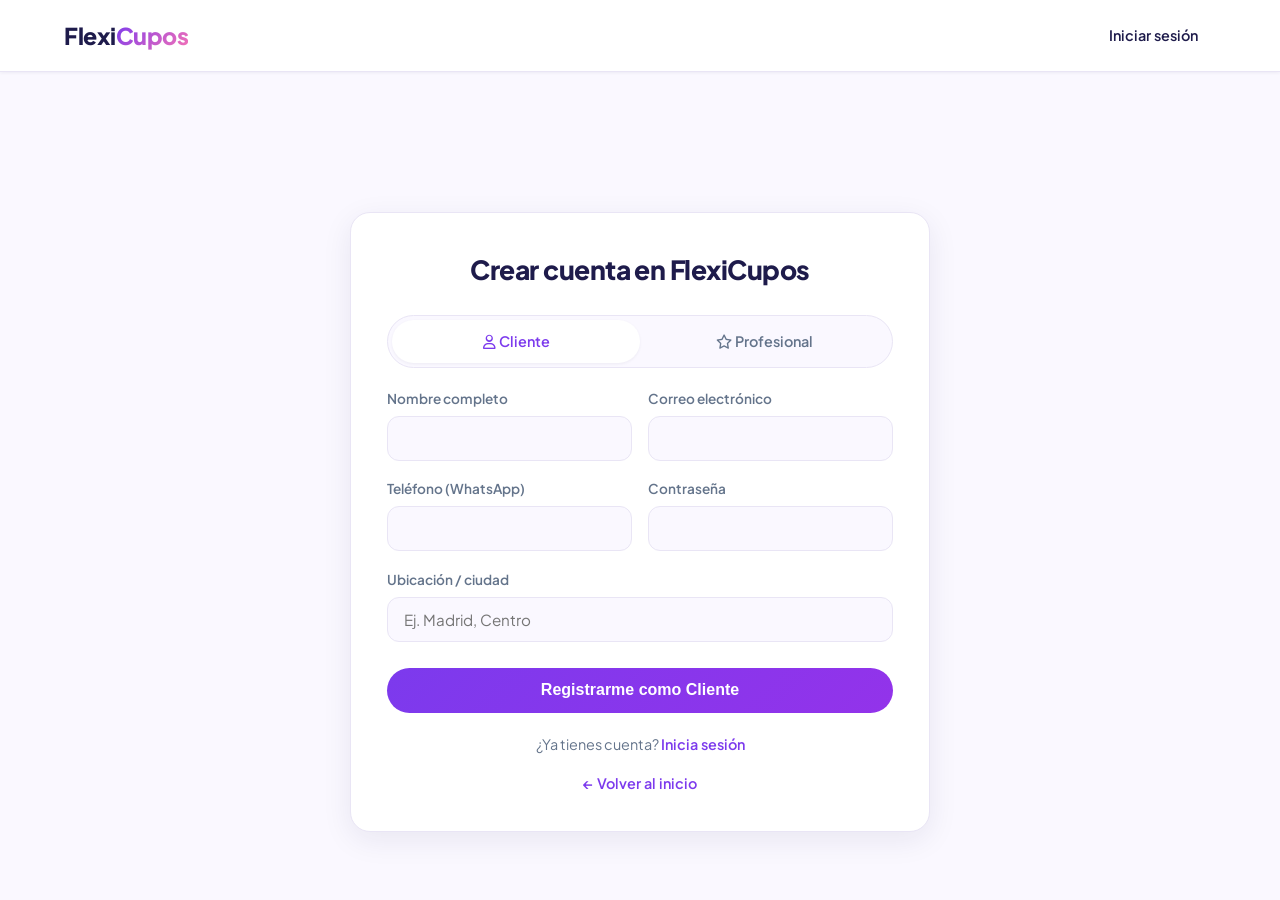
<file: register.html>
<!DOCTYPE html>
<html lang="es">
<head>
    <meta charset="UTF-8">
    <meta name="viewport" content="width=device-width, initial-scale=1.0">
    <title>Registro - FlexiCupos</title>
    <link href="https://fonts.googleapis.com/css2?family=Plus+Jakarta+Sans:wght@400;500;600;700;800&display=swap" rel="stylesheet">
    <link rel="stylesheet" href="css/style.css">
    <link rel="stylesheet" href="https://cdnjs.cloudflare.com/ajax/libs/font-awesome/6.4.0/css/all.min.css">
</head>
<body class="page-with-nav">

    <nav class="navbar">
        <a href="index.html" class="logo">Flexi<span>Cupos</span></a>
        <div class="nav-links">
            <a href="login.html" class="nav-link-item">Iniciar sesión</a>
        </div>
    </nav>

    <div class="auth-container">
        <div class="auth-box large">
            <h2>Crear cuenta en FlexiCupos</h2>
            <div id="error-message" class="error-msg"></div>

            <div class="tabs" id="register-role-tabs">
                <div class="tab active" onclick="setTipo('cliente')"><i class="fa-regular fa-user"></i> Cliente</div>
                <div class="tab" onclick="setTipo('prestador')"><i class="fa-regular fa-star"></i> Profesional</div>
            </div>

            <form id="register-form">
                <input type="hidden" name="tipo" id="tipo_usuario" value="cliente">

                <div style="display: flex; gap: 1rem; flex-wrap: wrap;">
                    <div class="form-group" style="flex: 1; min-width: 200px;">
                        <label for="nombre">Nombre completo</label>
                        <input type="text" id="nombre" name="nombre" required>
                    </div>
                    <div class="form-group" style="flex: 1; min-width: 200px;">
                        <label for="correo">Correo electrónico</label>
                        <input type="email" id="correo" name="correo" required>
                    </div>
                </div>

                <div style="display: flex; gap: 1rem; flex-wrap: wrap;">
                    <div class="form-group" style="flex: 1; min-width: 200px;">
                        <label for="telefono">Teléfono (WhatsApp)</label>
                        <input type="text" id="telefono" name="telefono" required>
                    </div>
                    <div class="form-group" style="flex: 1; min-width: 200px;">
                        <label for="password">Contraseña</label>
                        <input type="password" id="password" name="password" required>
                    </div>
                </div>

                <div id="fields_cliente">
                    <div class="form-group">
                        <label for="ubicacion">Ubicación / ciudad</label>
                        <input type="text" id="ubicacion" name="ubicacion" placeholder="Ej. Madrid, Centro">
                    </div>
                </div>

                <div id="fields_prestador" style="display: none;">
                    <div style="display: flex; gap: 1rem; flex-wrap: wrap;">
                        <div class="form-group" style="flex: 1; min-width: 200px;">
                            <label for="especialidad">Especialidad</label>
                            <input type="text" id="especialidad" name="especialidad" placeholder="Ej. Manicurista, Masajista">
                        </div>
                        <div class="form-group" style="flex: 1; min-width: 200px;">
                            <label for="direccion">Dirección o zona</label>
                            <input type="text" id="direccion" name="direccion">
                        </div>
                    </div>
                    <div class="form-group">
                        <label for="descripcion">Descripción de tu perfil</label>
                        <textarea id="descripcion" name="descripcion" rows="3"></textarea>
                    </div>
                </div>

                <button type="submit" id="btn_submit" class="auth-btn">Registrarme como Cliente</button>
            </form>

            <div class="auth-links">
                <p>¿Ya tienes cuenta? <a href="login.html">Inicia sesión</a></p>
                <p style="margin-top: 1rem;"><a href="index.html">← Volver al inicio</a></p>
            </div>
        </div>
    </div>

    <script src="js/auth.js"></script>
</body>
</html>
</file>
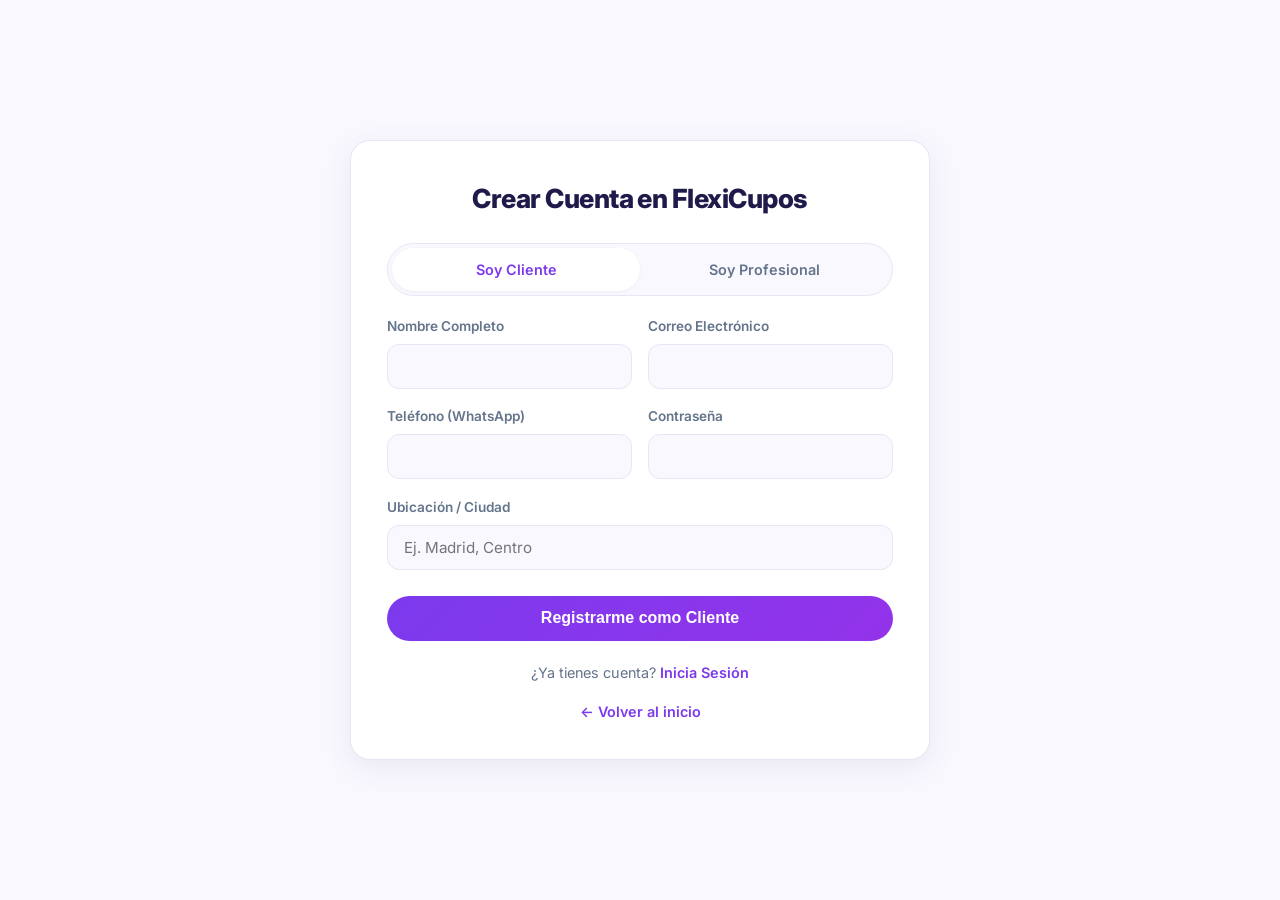
<file: register_jv.html>
<!DOCTYPE html>
<html lang="es">
<head>
    <meta charset="UTF-8">
    <meta name="viewport" content="width=device-width, initial-scale=1.0">
    <title>Registro - FlexiCupos</title>
    <link href="https://fonts.googleapis.com/css2?family=Inter:wght@300;400;500;600;800&display=swap" rel="stylesheet">
    <link rel="stylesheet" href="css/style.css">
</head>
<body>
    <div class="auth-container">
        <div class="auth-box large">
            <h2>Crear Cuenta en FlexiCupos</h2>
            <div id="error-message" class="error-msg"></div>

            <div class="tabs">
                <div class="tab active" onclick="setTipo('cliente')">Soy Cliente</div>
                <div class="tab" onclick="setTipo('prestador')">Soy Profesional</div>
            </div>

            <form id="register-form">
                <input type="hidden" name="tipo" id="tipo_usuario" value="cliente">
                
                <div style="display: flex; gap: 1rem;">
                    <div class="form-group" style="flex: 1;">
                        <label for="nombre">Nombre Completo</label>
                        <input type="text" id="nombre" name="nombre" required>
                    </div>
                    <div class="form-group" style="flex: 1;">
                        <label for="correo">Correo Electrónico</label>
                        <input type="email" id="correo" name="correo" required>
                    </div>
                </div>

                <div style="display: flex; gap: 1rem;">
                    <div class="form-group" style="flex: 1;">
                        <label for="telefono">Teléfono (WhatsApp)</label>
                        <input type="text" id="telefono" name="telefono" required>
                    </div>
                    <div class="form-group" style="flex: 1;">
                        <label for="password">Contraseña</label>
                        <input type="password" id="password" name="password" required>
                    </div>
                </div>

                <!-- Campos Cliente -->
                <div id="fields_cliente">
                    <div class="form-group">
                        <label for="ubicacion">Ubicación / Ciudad</label>
                        <input type="text" id="ubicacion" name="ubicacion" placeholder="Ej. Madrid, Centro">
                    </div>
                </div>

                <!-- Campos Prestador -->
                <div id="fields_prestador" style="display: none;">
                    <div style="display: flex; gap: 1rem;">
                        <div class="form-group" style="flex: 1;">
                            <label for="especialidad">Especialidad</label>
                            <input type="text" id="especialidad" name="especialidad" placeholder="Ej. Manicurista, Masajista">
                        </div>
                        <div class="form-group" style="flex: 1;">
                            <label for="direccion">Dirección o Zona</label>
                            <input type="text" id="direccion" name="direccion">
                        </div>
                    </div>
                    <div class="form-group">
                        <label for="descripcion">Descripción de tu perfil profesional</label>
                        <textarea id="descripcion" name="descripcion" rows="3"></textarea>
                    </div>
                </div>

                <button type="submit" id="btn_submit" class="auth-btn">Registrarme como Cliente</button>
            </form>

            <div class="auth-links">
                <p>¿Ya tienes cuenta? <a href="login.html">Inicia Sesión</a></p>
                <p style="margin-top: 1rem;"><a href="index.html">← Volver al inicio</a></p>
            </div>
        </div>
    </div>

    <script src="js/auth.js"></script>
</body>
</html>
</file>
<file: css/style.css>
:root {
    --primary: #7c3aed;
    --primary-hover: #6d28d9;
    --primary-soft: rgba(124, 58, 237, 0.12);
    --accent: #f472b6;
    --accent-soft: rgba(244, 114, 182, 0.15);
    --bg: #faf8ff;
    --bg-elevated: #ffffff;
    --text: #1e1b4b;
    --text-muted: #64748b;
    --border: #e9e5f5;
    --shadow-sm: 0 1px 3px rgba(30, 27, 75, 0.06);
    --shadow-md: 0 8px 30px rgba(30, 27, 75, 0.08);
    --shadow-lg: 0 20px 50px rgba(30, 27, 75, 0.12);
    --radius: 16px;
    --radius-pill: 999px;
    --nav-height: 72px;
}

* {
    margin: 0;
    padding: 0;
    box-sizing: border-box;
}

body {
    font-family: 'Plus Jakarta Sans', 'Inter', system-ui, sans-serif;
    background-color: var(--bg);
    color: var(--text);
    line-height: 1.6;
    -webkit-font-smoothing: antialiased;
}

a { text-decoration: none; color: inherit; }

.container {
    max-width: 1140px;
    margin: 0 auto;
    padding: 0 1.5rem;
}

/* ——— Navbar ——— */
.navbar {
    display: flex;
    justify-content: space-between;
    align-items: center;
    height: var(--nav-height);
    padding: 0 5%;
    position: fixed;
    top: 0;
    left: 0;
    right: 0;
    z-index: 100;
    transition: background 0.3s, box-shadow 0.3s, border-color 0.3s;
}

.transparent-nav {
    background: transparent;
    border-bottom: 1px solid transparent;
}

.transparent-nav.scrolled,
.navbar:not(.transparent-nav) {
    background: rgba(255, 255, 255, 0.92);
    backdrop-filter: blur(12px);
    border-bottom: 1px solid var(--border);
    box-shadow: var(--shadow-sm);
}

.navbar .logo {
    font-size: 1.45rem;
    font-weight: 800;
    letter-spacing: -0.02em;
    color: var(--text);
}

.navbar .logo span {
    background: linear-gradient(135deg, var(--primary), var(--accent));
    -webkit-background-clip: text;
    -webkit-text-fill-color: transparent;
    background-clip: text;
}

.nav-links {
    display: flex;
    align-items: center;
    gap: 0.75rem;
}

.nav-link-item {
    font-weight: 600;
    font-size: 0.9rem;
    color: var(--text);
    padding: 0.55rem 1.1rem;
    border-radius: var(--radius-pill);
    transition: background 0.2s;
}

.nav-link-item:hover {
    background: var(--primary-soft);
}

.btn-primary {
    display: inline-flex;
    align-items: center;
    justify-content: center;
    gap: 0.4rem;
    background: linear-gradient(135deg, var(--primary) 0%, #9333ea 100%);
    color: #fff !important;
    padding: 0.65rem 1.35rem;
    border-radius: var(--radius-pill);
    font-weight: 700;
    font-size: 0.9rem;
    border: none;
    cursor: pointer;
    transition: transform 0.2s, box-shadow 0.2s, filter 0.2s;
    box-shadow: 0 4px 14px rgba(124, 58, 237, 0.35);
}

.btn-primary:hover {
    transform: translateY(-1px);
    box-shadow: 0 8px 22px rgba(124, 58, 237, 0.4);
    filter: brightness(1.05);
}

.btn-outline {
    display: inline-flex;
    align-items: center;
    padding: 0.65rem 1.35rem;
    border-radius: var(--radius-pill);
    font-weight: 600;
    font-size: 0.9rem;
    border: 2px solid var(--border);
    background: var(--bg-elevated);
    color: var(--text);
    transition: border-color 0.2s, background 0.2s;
}

.btn-outline:hover {
    border-color: var(--primary);
    background: var(--primary-soft);
}

/* ——— Hero ——— */
.hero-search-section {
    position: relative;
    min-height: 92vh;
    display: flex;
    align-items: center;
    padding: calc(var(--nav-height) + 2rem) 5% 4rem;
    overflow: hidden;
}

.hero-bg {
    position: absolute;
    inset: 0;
    z-index: 0;
}

.hero-bg img {
    width: 100%;
    height: 100%;
    object-fit: cover;
    object-position: center 30%;
}

.hero-bg::after {
    content: '';
    position: absolute;
    inset: 0;
    background:
        linear-gradient(105deg, rgba(250, 248, 255, 0.97) 42%, rgba(250, 248, 255, 0.75) 58%, rgba(250, 248, 255, 0.4) 100%),
        linear-gradient(to top, var(--bg) 0%, transparent 30%);
}

.hero-inner {
    position: relative;
    z-index: 2;
    display: grid;
    grid-template-columns: 1fr 1fr;
    gap: 3rem;
    align-items: center;
    max-width: 1140px;
    margin: 0 auto;
    width: 100%;
}

.hero-copy h1 {
    font-size: clamp(2rem, 4.5vw, 3.25rem);
    font-weight: 800;
    line-height: 1.15;
    letter-spacing: -0.03em;
    margin-bottom: 1rem;
    color: var(--text);
}

.hero-copy h1 em {
    font-style: normal;
    background: linear-gradient(135deg, var(--primary), var(--accent));
    -webkit-background-clip: text;
    -webkit-text-fill-color: transparent;
    background-clip: text;
}

.hero-copy p {
    font-size: 1.05rem;
    color: var(--text-muted);
    margin-bottom: 1.75rem;
    max-width: 480px;
}

.hero-stats {
    display: flex;
    gap: 2rem;
    margin-top: 2rem;
    flex-wrap: wrap;
}

.hero-stat strong {
    display: block;
    font-size: 1.5rem;
    font-weight: 800;
    color: var(--primary);
    line-height: 1.2;
}

.hero-stat span {
    font-size: 0.85rem;
    color: var(--text-muted);
}

.hero-visual {
    position: relative;
}

.hero-card-stack {
    position: relative;
    border-radius: 24px;
    overflow: hidden;
    box-shadow: var(--shadow-lg);
    aspect-ratio: 4/5;
    max-height: 520px;
}

.hero-card-stack img {
    width: 100%;
    height: 100%;
    object-fit: cover;
}

.hero-floating-badge {
    position: absolute;
    bottom: 1.5rem;
    left: 1.5rem;
    right: 1.5rem;
    background: rgba(255, 255, 255, 0.95);
    backdrop-filter: blur(8px);
    padding: 1rem 1.25rem;
    border-radius: 14px;
    display: flex;
    align-items: center;
    gap: 0.75rem;
    box-shadow: var(--shadow-md);
}

.hero-floating-badge .icon {
    width: 44px;
    height: 44px;
    border-radius: 12px;
    background: var(--primary-soft);
    color: var(--primary);
    display: flex;
    align-items: center;
    justify-content: center;
    font-size: 1.1rem;
    flex-shrink: 0;
}

.hero-floating-badge strong {
    display: block;
    font-size: 0.9rem;
}

.hero-floating-badge span {
    font-size: 0.8rem;
    color: var(--text-muted);
}

/* Search */
.search-box {
    display: flex;
    align-items: center;
    background: var(--bg-elevated);
    border: 1px solid var(--border);
    border-radius: var(--radius-pill);
    padding: 6px 6px 6px 1.25rem;
    box-shadow: var(--shadow-md);
    max-width: 100%;
}

.search-input {
    flex: 1;
    border: none;
    padding: 0.85rem 0.75rem;
    font-size: 0.95rem;
    outline: none;
    background: transparent;
    color: var(--text);
    min-width: 0;
}

.search-input::placeholder { color: #94a3b8; }

.location-icon {
    color: var(--primary);
    font-size: 1rem;
    flex-shrink: 0;
}

.search-btn {
    background: linear-gradient(135deg, var(--primary), #9333ea);
    color: #fff;
    border: none;
    padding: 0.75rem 1.5rem;
    border-radius: var(--radius-pill);
    font-size: 0.9rem;
    font-weight: 700;
    cursor: pointer;
    white-space: nowrap;
    transition: filter 0.2s;
}

.search-btn:hover { filter: brightness(1.08); }

.trending-searches {
    display: flex;
    flex-wrap: wrap;
    align-items: center;
    gap: 0.5rem;
    margin-top: 1.25rem;
    font-size: 0.85rem;
    color: var(--text-muted);
}

.badge {
    display: inline-flex;
    align-items: center;
    gap: 0.35rem;
    background: var(--bg-elevated);
    border: 1px solid var(--border);
    color: var(--text);
    padding: 0.4rem 0.85rem;
    border-radius: var(--radius-pill);
    font-size: 0.8rem;
    font-weight: 500;
    cursor: pointer;
    transition: border-color 0.2s, background 0.2s, color 0.2s;
}

.badge:hover {
    border-color: var(--primary);
    background: var(--primary-soft);
    color: var(--primary);
}

.badge i { color: var(--primary); font-size: 0.75rem; }

/* ——— Sections ——— */
.section-block {
    padding: 5rem 0;
}

.section-header {
    text-align: center;
    max-width: 560px;
    margin: 0 auto 3rem;
}

.section-title {
    font-size: clamp(1.75rem, 3vw, 2.25rem);
    font-weight: 800;
    letter-spacing: -0.02em;
    margin-bottom: 0.5rem;
}

.section-subtitle {
    color: var(--text-muted);
    font-size: 1.05rem;
}

.text-left { text-align: left; }
.section-header.text-left { margin-left: 0; margin-right: 0; }

/* Categories */
.categories-section {
    background: var(--bg-elevated);
}

.categories-grid {
    display: grid;
    grid-template-columns: repeat(3, 1fr);
    gap: 1.25rem;
}

.category-card {
    position: relative;
    border-radius: var(--radius);
    overflow: hidden;
    background: var(--bg);
    border: 1px solid var(--border);
    transition: transform 0.25s, box-shadow 0.25s;
    cursor: pointer;
    height: 220px;
}

.category-card:hover {
    transform: translateY(-4px);
    box-shadow: var(--shadow-md);
}

.category-card img {
    width: 100%;
    height: 100%;
    object-fit: cover;
    transition: transform 0.4s;
}

.category-card:hover img { transform: scale(1.04); }

.category-info {
    position: absolute;
    inset: auto 0 0 0;
    padding: 1.25rem;
    background: linear-gradient(to top, rgba(30, 27, 75, 0.85) 0%, transparent 100%);
}

.category-info h3 {
    color: #fff;
    font-size: 1.05rem;
    font-weight: 700;
    margin-bottom: 0.15rem;
}

.category-info p {
    color: rgba(255, 255, 255, 0.85);
    font-size: 0.8rem;
}

.category-card .cat-icon {
    position: absolute;
    top: 1rem;
    right: 1rem;
    width: 40px;
    height: 40px;
    border-radius: 12px;
    background: rgba(255, 255, 255, 0.95);
    color: var(--primary);
    display: flex;
    align-items: center;
    justify-content: center;
    font-size: 1rem;
    box-shadow: var(--shadow-sm);
}

/* How it works */
.how-it-works {
    background: var(--bg);
}

.how-it-works-split {
    display: grid;
    grid-template-columns: 1fr 1fr;
    gap: 4rem;
    align-items: center;
}

.steps-img {
    width: 100%;
    border-radius: 20px;
    aspect-ratio: 4/3;
    object-fit: cover;
    box-shadow: var(--shadow-lg);
}

.step-item {
    display: flex;
    gap: 1.25rem;
    margin-bottom: 1.75rem;
    align-items: flex-start;
}

.step-number {
    width: 48px;
    height: 48px;
    border-radius: 14px;
    background: linear-gradient(135deg, var(--primary-soft), var(--accent-soft));
    color: var(--primary);
    font-weight: 800;
    font-size: 1.1rem;
    display: flex;
    align-items: center;
    justify-content: center;
    flex-shrink: 0;
}

.step-info h3 {
    font-size: 1.1rem;
    font-weight: 700;
    margin-bottom: 0.25rem;
}

.step-info p {
    color: var(--text-muted);
    font-size: 0.92rem;
}

/* Gallery */
.inspiration-gallery {
    background: var(--bg-elevated);
    border-top: 1px solid var(--border);
}

.gallery-grid {
    display: grid;
    grid-template-columns: repeat(4, 1fr);
    gap: 1.25rem;
}

.gallery-item {
    position: relative;
    border-radius: var(--radius);
    overflow: hidden;
    aspect-ratio: 4 / 3;
    min-height: 180px;
    border: 1px solid var(--border);
}

.gallery-item img {
    width: 100%;
    height: 100%;
    object-fit: cover;
    transition: transform 0.4s;
}

.gallery-item:hover img { transform: scale(1.05); }

.gallery-overlay-text {
    position: absolute;
    bottom: 0;
    left: 0;
    right: 0;
    padding: 1rem;
    background: linear-gradient(to top, rgba(30, 27, 75, 0.75), transparent);
    color: #fff;
    font-weight: 600;
    font-size: 0.9rem;
}

/* CTA */
.cta-provider {
    position: relative;
    padding: 5rem 1.5rem;
    text-align: center;
    background: linear-gradient(135deg, #4c1d95 0%, #7c3aed 50%, #db2777 100%);
    overflow: hidden;
}

.cta-provider::before {
    content: '';
    position: absolute;
    inset: 0;
    background: url("data:image/svg+xml,%3Csvg width='60' height='60' viewBox='0 0 60 60' xmlns='http://www.w3.org/2000/svg'%3E%3Cg fill='none' fill-rule='evenodd'%3E%3Cg fill='%23ffffff' fill-opacity='0.05'%3E%3Cpath d='M36 34v-4h-2v4h-4v2h4v4h2v-4h4v-2h-4zm0-30V0h-2v4h-4v2h4v4h2V6h4V4h-4zM6 34v-4H4v4H0v2h4v4h2v-4h4v-2H6zM6 4V0H4v4H0v2h4v4h2V6h4V4H6z'/%3E%3C/g%3E%3C/g%3E%3C/svg%3E");
    opacity: 0.5;
}

.cta-content {
    position: relative;
    z-index: 2;
    max-width: 620px;
    margin: 0 auto;
    color: #fff;
}

.cta-content h2 {
    font-size: clamp(1.75rem, 3vw, 2.35rem);
    font-weight: 800;
    margin-bottom: 1rem;
    letter-spacing: -0.02em;
}

.cta-content p {
    font-size: 1.05rem;
    opacity: 0.92;
    margin-bottom: 1.75rem;
}

.cta-content .btn-primary {
    background: #fff;
    color: var(--primary) !important;
    box-shadow: 0 8px 24px rgba(0, 0, 0, 0.15);
}

.cta-content .btn-primary:hover {
    background: #f8fafc;
}

/* Footer */
.main-footer {
    background: var(--text);
    color: rgba(255, 255, 255, 0.7);
    padding: 2.5rem 0;
}

.footer-inner {
    display: flex;
    justify-content: space-between;
    align-items: center;
    flex-wrap: wrap;
    gap: 1rem;
}

.footer-brand {
    font-weight: 800;
    font-size: 1.2rem;
    color: #fff;
}

.footer-brand span {
    color: var(--accent);
}

/* ——— User Dropdown ——— */
.user-dropdown {
    position: relative;
    display: flex;
}

.user-dropdown-btn {
    display: flex;
    align-items: center;
    gap: 0.5rem;
    background: var(--primary-soft);
    border: 1px solid var(--border);
    padding: 0.5rem 1rem 0.5rem 0.75rem;
    border-radius: var(--radius-pill);
    font-family: inherit;
    font-weight: 600;
    font-size: 0.9rem;
    color: var(--text);
    cursor: pointer;
    transition: all 0.2s;
}

.user-dropdown-btn:hover {
    background: rgba(124, 58, 237, 0.2);
}

.user-avatar {
    width: 32px;
    height: 32px;
    border-radius: 50%;
    background: linear-gradient(135deg, var(--primary), var(--accent));
    color: #fff;
    display: flex;
    align-items: center;
    justify-content: center;
    font-size: 0.8rem;
}

.dropdown-arrow {
    font-size: 0.7rem;
    color: var(--text-muted);
    transition: transform 0.2s;
}

.user-dropdown-menu {
    position: absolute;
    top: calc(100% + 6px);
    right: 0;
    min-width: 220px;
    background: var(--bg-elevated);
    border: 1px solid var(--border);
    border-radius: 14px;
    box-shadow: var(--shadow-lg);
    padding: 0.5rem;
    display: none;
    z-index: 200;
}

.user-dropdown-menu.show {
    display: block;
}

.dropdown-item {
    display: flex;
    align-items: center;
    gap: 0.65rem;
    padding: 0.65rem 0.85rem;
    border-radius: 10px;
    font-size: 0.88rem;
    font-weight: 500;
    color: var(--text);
    transition: background 0.15s;
}

.dropdown-item:hover {
    background: var(--primary-soft);
}

.dropdown-danger {
    color: #dc2626 !important;
}

.dropdown-danger:hover {
    background: #fef2f2 !important;
}

.dropdown-divider {
    height: 1px;
    background: var(--border);
    margin: 0.35rem 0;
}

/* ——— Professional Grid & Cards ——— */
.professional-grid {
    display: grid;
    grid-template-columns: repeat(auto-fill, minmax(280px, 1fr));
    gap: 1.25rem;
    margin-bottom: 2rem;
}

.professional-card {
    background: var(--bg-elevated);
    border: 1px solid var(--border);
    border-radius: var(--radius);
    overflow: hidden;
    cursor: pointer;
    transition: transform 0.25s, box-shadow 0.25s;
}

.professional-card:hover {
    transform: translateY(-4px);
    box-shadow: var(--shadow-md);
}

.prof-card-img {
    width: 100%;
    height: 200px;
    overflow: hidden;
}

.prof-card-img img {
    width: 100%;
    height: 100%;
    object-fit: cover;
    transition: transform 0.4s;
}

.professional-card:hover .prof-card-img img {
    transform: scale(1.05);
}

.prof-card-body {
    padding: 1rem 1.15rem;
}

.prof-card-body h3 {
    font-size: 1.05rem;
    font-weight: 700;
    margin-bottom: 0.2rem;
}

.prof-especialidad {
    display: inline-block;
    font-size: 0.8rem;
    background: var(--primary-soft);
    color: var(--primary);
    padding: 0.15rem 0.6rem;
    border-radius: var(--radius-pill);
    font-weight: 600;
    margin-bottom: 0.5rem;
}

.prof-desc {
    font-size: 0.85rem;
    color: var(--text-muted);
    margin-bottom: 0.75rem;
    line-height: 1.4;
}

.prof-card-footer {
    display: flex;
    justify-content: space-between;
    align-items: center;
    font-size: 0.85rem;
}

.prof-services-count {
    color: var(--text-muted);
}

.prof-price {
    font-weight: 700;
    color: var(--primary);
}

/* ——— Pagination ——— */
.pagination-controls {
    display: flex;
    justify-content: center;
    gap: 0.5rem;
    margin-top: 1.5rem;
}

.page-btn {
    width: 40px;
    height: 40px;
    border-radius: 12px;
    border: 1px solid var(--border);
    background: var(--bg-elevated);
    color: var(--text);
    font-weight: 600;
    font-size: 0.9rem;
    cursor: pointer;
    transition: all 0.2s;
}

.page-btn:hover {
    border-color: var(--primary);
    color: var(--primary);
}

.page-btn.active {
    background: var(--primary);
    border-color: var(--primary);
    color: #fff;
}

/* ——— Modal ——— */
.modal-overlay {
    position: fixed;
    inset: 0;
    background: rgba(30, 27, 75, 0.5);
    backdrop-filter: blur(4px);
    z-index: 1000;
    display: none;
    align-items: center;
    justify-content: center;
    padding: 2rem;
}

.modal-overlay.show {
    display: flex;
}

.modal-content {
    background: var(--bg-elevated);
    border-radius: 20px;
    padding: 2rem;
    max-width: 500px;
    width: 100%;
    max-height: 90vh;
    overflow-y: auto;
    box-shadow: var(--shadow-lg);
    position: relative;
    animation: modalIn 0.25s ease;
}

.modal-content.modal-lg {
    max-width: 760px;
}

@keyframes modalIn {
    from {
        opacity: 0;
        transform: scale(0.95) translateY(10px);
    }
    to {
        opacity: 1;
        transform: scale(1) translateY(0);
    }
}

.modal-close {
    position: absolute;
    top: 1rem;
    right: 1rem;
    width: 36px;
    height: 36px;
    border-radius: 50%;
    border: none;
    background: var(--bg);
    color: var(--text-muted);
    font-size: 1.1rem;
    cursor: pointer;
    display: flex;
    align-items: center;
    justify-content: center;
    transition: all 0.2s;
}

.modal-close:hover {
    background: #fef2f2;
    color: #dc2626;
}

.modal-actions {
    display: flex;
    gap: 0.75rem;
    justify-content: flex-end;
    margin-top: 1.25rem;
}

/* ——— Professional Detail (Modal) ——— */
.profesional-detalle {
    display: flex;
    flex-direction: column;
}

.detalle-header {
    display: grid;
    grid-template-columns: 160px 1fr;
    gap: 1.5rem;
    margin-bottom: 1.5rem;
}

.detalle-avatar img {
    width: 100%;
    aspect-ratio: 1;
    border-radius: 16px;
    object-fit: cover;
    border: 1px solid var(--border);
}

.detalle-info h2 {
    font-size: 1.4rem;
    font-weight: 800;
    margin-bottom: 0.25rem;
}

.detalle-especialidad {
    font-size: 0.9rem;
    color: var(--primary);
    font-weight: 600;
}

.detalle-descripcion {
    margin: 0.75rem 0;
    color: var(--text-muted);
    font-size: 0.92rem;
    line-height: 1.5;
}

.detalle-contacto p {
    font-size: 0.88rem;
    color: var(--text-muted);
    margin-bottom: 0.25rem;
}

.detalle-contacto i {
    width: 18px;
    color: var(--primary);
}

/* ——— Service Detail Cards ——— */
.servicio-detalle-card {
    border: 1px solid var(--border);
    border-radius: 14px;
    padding: 1.25rem;
    margin-bottom: 1rem;
    background: var(--bg);
}

.servicio-detalle-header {
    display: flex;
    justify-content: space-between;
    align-items: center;
    margin-bottom: 0.5rem;
}

.servicio-detalle-header h4 {
    font-size: 1.05rem;
    font-weight: 700;
}

.servicio-precio {
    font-weight: 800;
    font-size: 1.1rem;
    color: var(--primary);
}

.servicio-desc {
    font-size: 0.88rem;
    color: var(--text-muted);
    margin-bottom: 0.5rem;
}

.servicio-duracion {
    font-size: 0.83rem;
    color: var(--text-muted);
}

.planes-lista {
    margin-top: 0.75rem;
    padding-top: 0.75rem;
    border-top: 1px solid var(--border);
}

.planes-lista h5 {
    font-size: 0.88rem;
    color: var(--text-muted);
    margin-bottom: 0.5rem;
}

.plan-item {
    display: flex;
    justify-content: space-between;
    align-items: center;
    padding: 0.5rem 0;
    border-bottom: 1px solid var(--border);
    font-size: 0.88rem;
}

.plan-item:last-child {
    border-bottom: none;
}

.plan-item strong {
    display: block;
}

.plan-item span {
    color: var(--text-muted);
    font-size: 0.82rem;
}

.plan-precio-info {
    text-align: right;
}

.plan-precio-info span {
    font-size: 0.95rem;
    font-weight: 700;
    color: var(--primary);
}

.plan-precio-info small {
    display: block;
    color: var(--text-muted);
    font-size: 0.78rem;
}

.agendar-btn {
    margin-top: 0.75rem;
}

/* ——— Empty State ——— */
.empty-state {
    text-align: center;
    padding: 3rem 2rem;
    color: var(--text-muted);
}

.empty-state i {
    font-size: 2.5rem;
    color: var(--border);
    margin-bottom: 1rem;
}

.empty-state h3 {
    font-size: 1.1rem;
    font-weight: 700;
    color: var(--text);
    margin-bottom: 0.25rem;
}

/* ——— Pagination Section ——— */
.pagination {
    display: flex;
    justify-content: center;
}

/* ——— Search Results Section ——— */
.search-results-section {
    scroll-margin-top: calc(var(--nav-height) + 1rem);
}

/* Animations */
.animate-fade-up {
    animation: fadeUp 0.8s ease forwards;
    opacity: 0;
    transform: translateY(20px);
}
.delay-1 { animation-delay: 0.15s; }
.delay-2 { animation-delay: 0.3s; }
.delay-3 { animation-delay: 0.45s; }

@keyframes fadeUp {
    to { opacity: 1; transform: translateY(0); }
}

/* ——— Auth ——— */
.auth-page {
    min-height: 100vh;
    display: grid;
    grid-template-columns: 1fr 1fr;
}

.auth-panel-visual {
    position: relative;
    display: flex;
    flex-direction: column;
    justify-content: flex-end;
    padding: 3rem;
    background: linear-gradient(160deg, #4c1d95, #7c3aed);
    overflow: hidden;
}

.auth-panel-visual img {
    position: absolute;
    inset: 0;
    width: 100%;
    height: 100%;
    object-fit: cover;
    opacity: 0.35;
}

.auth-panel-visual .overlay {
    position: absolute;
    inset: 0;
    background: linear-gradient(to top, rgba(76, 29, 149, 0.9), rgba(124, 58, 237, 0.5));
}

.auth-panel-copy {
    position: relative;
    z-index: 2;
    color: #fff;
}

.auth-panel-copy h2 {
    font-size: 2rem;
    font-weight: 800;
    margin-bottom: 0.75rem;
    letter-spacing: -0.02em;
}

.auth-panel-copy p {
    opacity: 0.9;
    font-size: 1rem;
    max-width: 360px;
}

.auth-panel-form {
    display: flex;
    align-items: center;
    justify-content: center;
    padding: 2rem;
    background: var(--bg);
}

.auth-container {
    display: flex;
    justify-content: center;
    align-items: center;
    min-height: calc(100vh - var(--nav-height));
    padding: 2rem 1.5rem;
    padding-top: calc(var(--nav-height) + 2rem);
}

.auth-box {
    background: var(--bg-elevated);
    padding: 2.25rem;
    border-radius: 20px;
    width: 100%;
    max-width: 440px;
    box-shadow: var(--shadow-md);
    border: 1px solid var(--border);
}

.auth-box.large { max-width: 580px; }

.auth-box h2 {
    text-align: center;
    margin-bottom: 1.5rem;
    font-size: 1.65rem;
    font-weight: 800;
    letter-spacing: -0.02em;
}

.form-group { margin-bottom: 1.1rem; }

.form-group label {
    display: block;
    margin-bottom: 0.4rem;
    color: var(--text-muted);
    font-size: 0.85rem;
    font-weight: 600;
}

.form-group input,
.form-group textarea {
    width: 100%;
    padding: 0.75rem 1rem;
    border-radius: 12px;
    border: 1px solid var(--border);
    background: var(--bg);
    color: var(--text);
    font-family: inherit;
    font-size: 0.95rem;
    transition: border-color 0.2s, box-shadow 0.2s;
}

.form-group input:focus,
.form-group textarea:focus {
    outline: none;
    border-color: var(--primary);
    box-shadow: 0 0 0 3px var(--primary-soft);
}

.auth-btn {
    width: 100%;
    padding: 0.85rem;
    background: linear-gradient(135deg, var(--primary), #9333ea);
    color: #fff;
    border: none;
    border-radius: var(--radius-pill);
    font-size: 1rem;
    font-weight: 700;
    cursor: pointer;
    margin-top: 0.5rem;
    transition: filter 0.2s, transform 0.2s;
}

.auth-btn:hover { filter: brightness(1.06); transform: translateY(-1px); }
.auth-btn:disabled { opacity: 0.6; cursor: not-allowed; transform: none; }

.auth-links {
    text-align: center;
    margin-top: 1.25rem;
    font-size: 0.9rem;
    color: var(--text-muted);
}

.auth-links a {
    color: var(--primary);
    font-weight: 600;
}

.error-msg {
    display: none;
    background: #fef2f2;
    color: #dc2626;
    padding: 0.75rem 1rem;
    border-radius: 12px;
    margin-bottom: 1rem;
    border: 1px solid #fecaca;
    text-align: center;
    font-size: 0.88rem;
}

.tabs {
    display: flex;
    margin-bottom: 1.25rem;
    background: var(--bg);
    border-radius: var(--radius-pill);
    padding: 4px;
    border: 1px solid var(--border);
}

.tab {
    flex: 1;
    text-align: center;
    padding: 0.6rem;
    cursor: pointer;
    color: var(--text-muted);
    font-weight: 600;
    font-size: 0.9rem;
    border-radius: var(--radius-pill);
    transition: all 0.2s;
}

.tab.active {
    background: var(--bg-elevated);
    color: var(--primary);
    box-shadow: var(--shadow-sm);
}

.password-container { position: relative; }
.password-container input { padding-right: 2.75rem; }

.toggle-password {
    position: absolute;
    right: 12px;
    top: 50%;
    transform: translateY(-50%);
    cursor: pointer;
    color: var(--text-muted);
    user-select: none;
    font-size: 1rem;
}

/* Register page with nav */
.page-with-nav { padding-top: var(--nav-height); }

/* ============================================================
   Logged-in state — Modo búsqueda
   ============================================================ */
body.logged-in #hero-text-content,
body.logged-in #hero-visual-col,
body.logged-in #hero-stats-row,
body.logged-in #marketing-sections {
    display: none !important;
}

body.logged-in .hero-search-section {
    min-height: auto;
    padding-top: calc(var(--nav-height) + 1rem);
    padding-bottom: 2rem;
}

body.logged-in .hero-inner {
    grid-template-columns: 1fr;
    text-align: center;
}

body.logged-in .hero-copy {
    max-width: 700px;
    margin: 0 auto;
}

body.logged-in .search-box {
    box-shadow: var(--shadow-md);
}

body.logged-in .hero-bg::after {
    background: linear-gradient(135deg, rgba(250, 248, 255, 0.98) 0%, rgba(250, 248, 255, 0.92) 100%);
}

body.logged-in .search-results-section {
    padding-top: 0;
}

/* ============================================================
   Responsive
   ============================================================ */
@media (max-width: 992px) {
    .hero-inner {
        grid-template-columns: 1fr;
        text-align: center;
    }

    .hero-copy p { margin-left: auto; margin-right: auto; }
    .hero-stats { justify-content: center; }
    .hero-visual { max-width: 400px; margin: 0 auto; }
    .categories-grid { grid-template-columns: repeat(2, 1fr); }
    .how-it-works-split { grid-template-columns: 1fr; gap: 2.5rem; }
    .gallery-grid { grid-template-columns: repeat(2, 1fr); }
    .auth-page { grid-template-columns: 1fr; }
    .auth-panel-visual { min-height: 220px; padding: 2rem; }
}

@media (max-width: 576px) {
    .nav-links .nav-link-item { display: none; }
    .categories-grid { grid-template-columns: 1fr; }
    .gallery-grid { grid-template-columns: 1fr; }
    .search-box {
        flex-direction: column;
        border-radius: var(--radius);
        padding: 12px;
        align-items: stretch;
    }
    .search-btn { width: 100%; border-radius: 12px; }
    .location-icon { padding-left: 0; }
}
</file>
<file: css/dashboard.css>
/* Dashboard — alineado con identidad FlexiCupos */
:root {
    --dash-bg: #faf8ff;
    --dash-sidebar: #ffffff;
    --dash-card: #ffffff;
    --dash-primary: #7c3aed;
    --dash-primary-hover: #6d28d9;
    --dash-accent: #f472b6;
    --dash-text: #1e1b4b;
    --dash-text-muted: #64748b;
    --dash-border: #e9e5f5;
}

* { margin: 0; padding: 0; box-sizing: border-box; }

body {
    font-family: 'Plus Jakarta Sans', 'Inter', system-ui, sans-serif;
    background-color: var(--dash-bg);
    color: var(--dash-text);
    display: flex;
    min-height: 100vh;
}

.sidebar {
    width: 260px;
    background-color: var(--dash-sidebar);
    border-right: 1px solid var(--dash-border);
    display: flex;
    flex-direction: column;
    position: fixed;
    height: 100vh;
    z-index: 100;
    box-shadow: 2px 0 12px rgba(30, 27, 75, 0.04);
}

.sidebar-header {
    padding: 1.5rem;
    font-size: 1.4rem;
    font-weight: 800;
    border-bottom: 1px solid var(--dash-border);
    text-align: center;
    letter-spacing: -0.02em;
}

.sidebar-header span {
    background: linear-gradient(135deg, var(--dash-primary), var(--dash-accent));
    -webkit-background-clip: text;
    -webkit-text-fill-color: transparent;
    background-clip: text;
}

.sidebar-menu {
    flex: 1;
    padding: 1rem 0.75rem;
    list-style: none;
}

.sidebar-menu li a {
    display: block;
    padding: 0.85rem 1rem;
    color: var(--dash-text-muted);
    text-decoration: none;
    font-weight: 600;
    font-size: 0.9rem;
    border-radius: 12px;
    transition: all 0.2s;
    margin-bottom: 0.25rem;
}

.sidebar-menu li a:hover,
.sidebar-menu li a.active {
    background: rgba(124, 58, 237, 0.1);
    color: var(--dash-primary);
}

.sidebar-footer {
    padding: 1rem;
    border-top: 1px solid var(--dash-border);
}

.sidebar-home-link {
    display: block;
    width: 100%;
    padding: 0.75rem;
    text-align: center;
    background: rgba(124, 58, 237, 0.08);
    color: var(--dash-primary);
    text-decoration: none;
    border-radius: 12px;
    font-weight: 700;
    font-size: 0.9rem;
    border: 1px solid rgba(124, 58, 237, 0.2);
    transition: background 0.2s;
    margin-bottom: 0.5rem;
}

.sidebar-home-link:hover {
    background: rgba(124, 58, 237, 0.15);
}

.logout-btn {
    display: block;
    width: 100%;
    padding: 0.75rem;
    text-align: center;
    background: #fef2f2;
    color: #dc2626;
    text-decoration: none;
    border-radius: 12px;
    font-weight: 700;
    font-size: 0.9rem;
    border: 1px solid #fecaca;
    transition: background 0.2s;
}

.logout-btn:hover {
    background: #fee2e2;
}

.main-content {
    flex: 1;
    margin-left: 260px;
    padding: 2rem;
    display: flex;
    flex-direction: column;
}

.topbar {
    display: flex;
    justify-content: space-between;
    align-items: center;
    margin-bottom: 2rem;
    padding-bottom: 1.25rem;
    border-bottom: 1px solid var(--dash-border);
}

.topbar h2 {
    font-size: 1.5rem;
    font-weight: 800;
    letter-spacing: -0.02em;
}

.user-info {
    display: flex;
    align-items: center;
    gap: 0.75rem;
}

.user-info .role-badge {
    background: linear-gradient(135deg, var(--dash-primary), #9333ea);
    color: #fff;
    padding: 0.25rem 0.65rem;
    border-radius: 999px;
    font-size: 0.75rem;
    font-weight: 700;
    text-transform: uppercase;
    letter-spacing: 0.03em;
}

.dashboard-grid {
    display: grid;
    grid-template-columns: repeat(auto-fit, minmax(300px, 1fr));
    gap: 1.25rem;
}

.card {
    background: var(--dash-card);
    border-radius: 16px;
    padding: 1.5rem;
    border: 1px solid var(--dash-border);
    box-shadow: 0 4px 20px rgba(30, 27, 75, 0.06);
}

.card h3 {
    margin-bottom: 0.75rem;
    font-size: 1.1rem;
    font-weight: 700;
    color: var(--dash-primary);
}

.form-group { margin-bottom: 1rem; }

.form-group label {
    display: block;
    margin-bottom: 0.4rem;
    color: var(--dash-text-muted);
    font-size: 0.85rem;
    font-weight: 600;
}

.form-group input,
.form-group textarea,
.form-group select {
    width: 100%;
    padding: 0.75rem 1rem;
    border-radius: 12px;
    border: 1px solid var(--dash-border);
    background: var(--dash-bg);
    color: var(--dash-text);
    font-family: inherit;
    transition: border-color 0.2s, box-shadow 0.2s;
}

.form-group input:focus,
.form-group textarea:focus,
.form-group select:focus {
    outline: none;
    border-color: var(--dash-primary);
    box-shadow: 0 0 0 3px rgba(124, 58, 237, 0.12);
}

.btn-primary {
    display: inline-flex;
    align-items: center;
    justify-content: center;
    background: linear-gradient(135deg, var(--dash-primary), #9333ea);
    color: #fff;
    border: none;
    padding: 0.65rem 1.25rem;
    border-radius: 999px;
    font-weight: 700;
    font-size: 0.9rem;
    cursor: pointer;
    text-decoration: none;
    transition: filter 0.2s, transform 0.2s;
    box-shadow: 0 4px 14px rgba(124, 58, 237, 0.3);
}

.btn-primary:hover {
    filter: brightness(1.06);
    transform: translateY(-1px);
}

/* ——— Button variants ——— */
.btn-outline {
    display: inline-flex;
    align-items: center;
    justify-content: center;
    padding: 0.65rem 1.25rem;
    border-radius: 999px;
    font-weight: 600;
    font-size: 0.9rem;
    border: 2px solid var(--dash-border);
    background: var(--dash-card);
    color: var(--dash-text);
    cursor: pointer;
    transition: all 0.2s;
    text-decoration: none;
}

.btn-outline:hover {
    border-color: var(--dash-primary);
    background: rgba(124, 58, 237, 0.08);
}

.btn-small {
    display: inline-flex;
    align-items: center;
    justify-content: center;
    width: 32px;
    height: 32px;
    border-radius: 8px;
    border: 1px solid var(--dash-border);
    background: var(--dash-bg);
    color: var(--dash-text-muted);
    cursor: pointer;
    transition: all 0.15s;
    font-size: 0.8rem;
}

.btn-small:hover {
    border-color: var(--dash-primary);
    color: var(--dash-primary);
}

.btn-danger {
    color: #dc2626 !important;
    border-color: #fecaca;
}

.btn-danger:hover {
    background: #fef2f2 !important;
}

/* ——— Form Row ——— */
.form-row {
    display: flex;
    gap: 1rem;
    flex-wrap: wrap;
}

.form-row .form-group {
    flex: 1;
    min-width: 200px;
}

/* ——— Toast ——— */
.toast {
    position: fixed;
    bottom: 2rem;
    right: 2rem;
    background: #1e1b4b;
    color: #fff;
    padding: 0.85rem 1.5rem;
    border-radius: 12px;
    font-size: 0.9rem;
    font-weight: 600;
    box-shadow: 0 8px 30px rgba(30, 27, 75, 0.2);
    z-index: 9999;
    opacity: 0;
    transform: translateY(10px);
    transition: opacity 0.3s, transform 0.3s;
    pointer-events: none;
}

.toast.show {
    opacity: 1;
    transform: translateY(0);
}

/* ——— Service Items ——— */
.servicio-item {
    border: 1px solid var(--dash-border);
    border-radius: 12px;
    padding: 1rem 1.25rem;
    margin-bottom: 0.75rem;
    background: var(--dash-bg);
}

.servicio-item-header {
    display: flex;
    justify-content: space-between;
    align-items: center;
    margin-bottom: 0.35rem;
}

.servicio-item-header h4 {
    font-size: 1.05rem;
    font-weight: 700;
}

.servicio-item-actions {
    display: flex;
    align-items: center;
    gap: 0.4rem;
}

.servicio-status {
    display: inline-block;
    padding: 0.15rem 0.55rem;
    border-radius: 999px;
    font-size: 0.75rem;
    font-weight: 700;
    text-transform: uppercase;
}

.servicio-status.activo {
    background: #d1fae5;
    color: #059669;
}

.servicio-status.inactivo {
    background: #f3f4f6;
    color: #9ca3af;
}

.servicio-meta {
    font-size: 0.85rem;
    color: var(--dash-text-muted);
}

.servicio-planes {
    display: flex;
    flex-wrap: wrap;
    gap: 0.4rem;
    margin-top: 0.5rem;
}

.plan-tag {
    display: inline-block;
    padding: 0.2rem 0.6rem;
    background: rgba(124, 58, 237, 0.08);
    color: var(--dash-primary);
    border-radius: 999px;
    font-size: 0.78rem;
    font-weight: 600;
}

/* ——— Plan Row (form) ——— */
.plan-row {
    display: flex;
    gap: 0.5rem;
    align-items: center;
    margin-bottom: 0.5rem;
    flex-wrap: wrap;
}

.plan-row input {
    flex: 1;
    min-width: 100px;
    padding: 0.55rem 0.75rem;
    border-radius: 10px;
    border: 1px solid var(--dash-border);
    background: var(--dash-bg);
    font-family: inherit;
    font-size: 0.85rem;
}

.plan-row input:focus {
    outline: none;
    border-color: var(--dash-primary);
}

.plan-nombre { min-width: 140px !important; }
.plan-precio { max-width: 100px !important; }
.plan-duracion { max-width: 70px !important; }

.btn-remove-plan {
    width: 28px;
    height: 28px;
    border-radius: 6px;
    border: 1px solid var(--dash-border);
    background: transparent;
    color: #dc2626;
    cursor: pointer;
    display: flex;
    align-items: center;
    justify-content: center;
    flex-shrink: 0;
    transition: all 0.15s;
}

.btn-remove-plan:hover {
    background: #fef2f2;
}

/* ——— Horarios ——— */
.horarios-grid {
    display: grid;
    gap: 0.75rem;
}

.dia-horario {
    border: 1px solid var(--dash-border);
    border-radius: 12px;
    padding: 0.85rem 1rem;
    background: var(--dash-bg);
}

.dia-header {
    margin-bottom: 0.5rem;
}

.dia-checkbox {
    display: flex;
    align-items: center;
    gap: 0.5rem;
    cursor: pointer;
    font-size: 0.95rem;
}

.dia-checkbox input[type="checkbox"] {
    width: 18px;
    height: 18px;
    accent-color: var(--dash-primary);
}

.horas-container {
    padding-left: 1.5rem;
}

.hora-row {
    display: flex;
    align-items: center;
    gap: 0.5rem;
    margin-bottom: 0.4rem;
}

.hora-row input[type="time"] {
    padding: 0.4rem 0.65rem;
    border-radius: 8px;
    border: 1px solid var(--dash-border);
    background: var(--dash-card);
    font-family: inherit;
    font-size: 0.85rem;
}

.hora-row input[type="time"]:focus {
    outline: none;
    border-color: var(--dash-primary);
}

.hora-row span {
    color: var(--dash-text-muted);
    font-size: 0.85rem;
}

.btn-remove-hora {
    width: 24px;
    height: 24px;
    border-radius: 6px;
    border: none;
    background: transparent;
    color: #dc2626;
    cursor: pointer;
    display: flex;
    align-items: center;
    justify-content: center;
    font-size: 0.8rem;
}

.btn-remove-hora:hover {
    background: #fef2f2;
}

.btn-add-hora {
    display: inline-flex;
    align-items: center;
    gap: 0.35rem;
    padding: 0.35rem 0.75rem;
    border-radius: 8px;
    border: 1px dashed var(--dash-border);
    background: transparent;
    color: var(--dash-text-muted);
    font-size: 0.8rem;
    cursor: pointer;
    transition: all 0.2s;
    font-family: inherit;
    margin-top: 0.25rem;
}

.btn-add-hora:hover {
    border-color: var(--dash-primary);
    color: var(--dash-primary);
}

/* ——— Bloq Fechas ——— */
.fecha-bloqueada-item {
    display: flex;
    justify-content: space-between;
    align-items: center;
    padding: 0.5rem 0.75rem;
    border: 1px solid #fecaca;
    border-radius: 8px;
    margin-bottom: 0.4rem;
    background: #fef2f2;
    font-size: 0.85rem;
}

.fecha-bloqueada-item span {
    color: #991b1b;
}

/* ——— Cita Items ——— */
.cita-item {
    border: 1px solid var(--dash-border);
    border-radius: 12px;
    padding: 0.85rem 1rem;
    margin-bottom: 0.65rem;
    background: var(--dash-bg);
    transition: border-color 0.2s;
}

.cita-item:hover {
    border-color: #c4b5fd;
}

.cita-header {
    display: flex;
    justify-content: space-between;
    align-items: center;
    margin-bottom: 0.35rem;
}

.cita-header strong {
    font-size: 0.95rem;
}

.cita-estado {
    font-size: 0.72rem;
    font-weight: 700;
    text-transform: uppercase;
    padding: 0.15rem 0.5rem;
    border-radius: 999px;
}

.estado-pendiente {
    background: #fef3c7;
    color: #d97706;
}

.estado-confirmada {
    background: #d1fae5;
    color: #059669;
}

.estado-completada {
    background: #dbeafe;
    color: #2563eb;
}

.estado-cancelada {
    background: #fef2f2;
    color: #dc2626;
}

.cita-body p {
    font-size: 0.85rem;
    color: var(--dash-text-muted);
    margin-bottom: 0.15rem;
}

.cita-body i {
    width: 16px;
    margin-right: 0.2rem;
}

.cita-actions {
    display: flex;
    gap: 0.5rem;
    margin-top: 0.5rem;
    padding-top: 0.5rem;
    border-top: 1px solid var(--dash-border);
}

.cita-mini {
    border-bottom: 1px solid var(--dash-border);
    padding: 0.5rem 0;
}

.cita-mini:last-child {
    border-bottom: none;
}

/* ——— Portafolio Grid ——— */
.portafolio-grid {
    display: grid;
    grid-template-columns: repeat(auto-fill, minmax(150px, 1fr));
    gap: 1rem;
}

.portafolio-item {
    position: relative;
    border-radius: 12px;
    overflow: hidden;
    aspect-ratio: 1;
    border: 1px solid var(--dash-border);
}

.portafolio-item img {
    width: 100%;
    height: 100%;
    object-fit: cover;
}

.portafolio-item .delete-img {
    position: absolute;
    top: 0.35rem;
    right: 0.35rem;
    background: rgba(255, 255, 255, 0.9);
    border: none;
    width: 28px;
    height: 28px;
    border-radius: 6px;
}

/* ——— Calendar (Cliente) ——— */
.cal-header {
    text-align: center;
    font-size: 1.05rem;
    padding: 0.5rem 0;
    margin-bottom: 0.5rem;
}

.cal-grid {
    display: grid;
    grid-template-columns: repeat(7, 1fr);
    gap: 2px;
}

.cal-day-header {
    text-align: center;
    font-size: 0.75rem;
    font-weight: 700;
    color: var(--dash-text-muted);
    padding: 0.4rem 0;
    text-transform: uppercase;
}

.cal-day {
    text-align: center;
    padding: 0.55rem 0;
    font-size: 0.85rem;
    font-weight: 600;
    border-radius: 8px;
    cursor: pointer;
    transition: all 0.15s;
}

.cal-day:hover:not(.empty) {
    background: rgba(124, 58, 237, 0.1);
}

.cal-day.empty {
    cursor: default;
}

.cal-day.today {
    background: var(--dash-primary);
    color: #fff;
}

.cal-day.selected {
    background: rgba(124, 58, 237, 0.15);
    color: var(--dash-primary);
    font-weight: 700;
}

/* ——— Modal (dashboard) ——— */
.modal-overlay {
    position: fixed;
    inset: 0;
    background: rgba(30, 27, 75, 0.5);
    backdrop-filter: blur(4px);
    z-index: 1000;
    display: none;
    align-items: center;
    justify-content: center;
    padding: 2rem;
}

.modal-overlay.show {
    display: flex;
}

.modal-content {
    background: var(--dash-card);
    border-radius: 16px;
    padding: 1.5rem;
    max-width: 440px;
    width: 100%;
    box-shadow: 0 20px 50px rgba(30, 27, 75, 0.15);
}

.modal-content h3 {
    font-size: 1.15rem;
    margin-bottom: 0.5rem;
}

.modal-content p {
    color: var(--dash-text-muted);
    font-size: 0.9rem;
}

.modal-actions {
    display: flex;
    gap: 0.75rem;
    justify-content: flex-end;
    margin-top: 1.25rem;
}

/* ——— Notification Modal ——— */
.notif-modal .modal-content {
    animation: notifPop 0.3s ease-out;
}

.notif-icon {
    display: block;
    margin: 0 auto;
}

.notif-icon.success {
    color: #10b981;
}

.notif-icon.error {
    color: #ef4444;
}

.notif-icon.info {
    color: #3b82f6;
}

@keyframes notifPop {
    0% {
        transform: scale(0.85);
        opacity: 0;
    }
    50% {
        transform: scale(1.02);
    }
    100% {
        transform: scale(1);
        opacity: 1;
    }
}

/* ——— Horizontal Rule ——— */
hr {
    border: none;
    border-top: 1px solid var(--dash-border);
    margin: 1rem 0;
}

/* ——— Archive Header Padding ——— */
header.topbar {
    flex-shrink: 0;
}

@media (max-width: 768px) {
    .sidebar { width: 100%; height: auto; position: relative; }
    .main-content { margin-left: 0; }
    body { flex-direction: column; }
}
</file>
